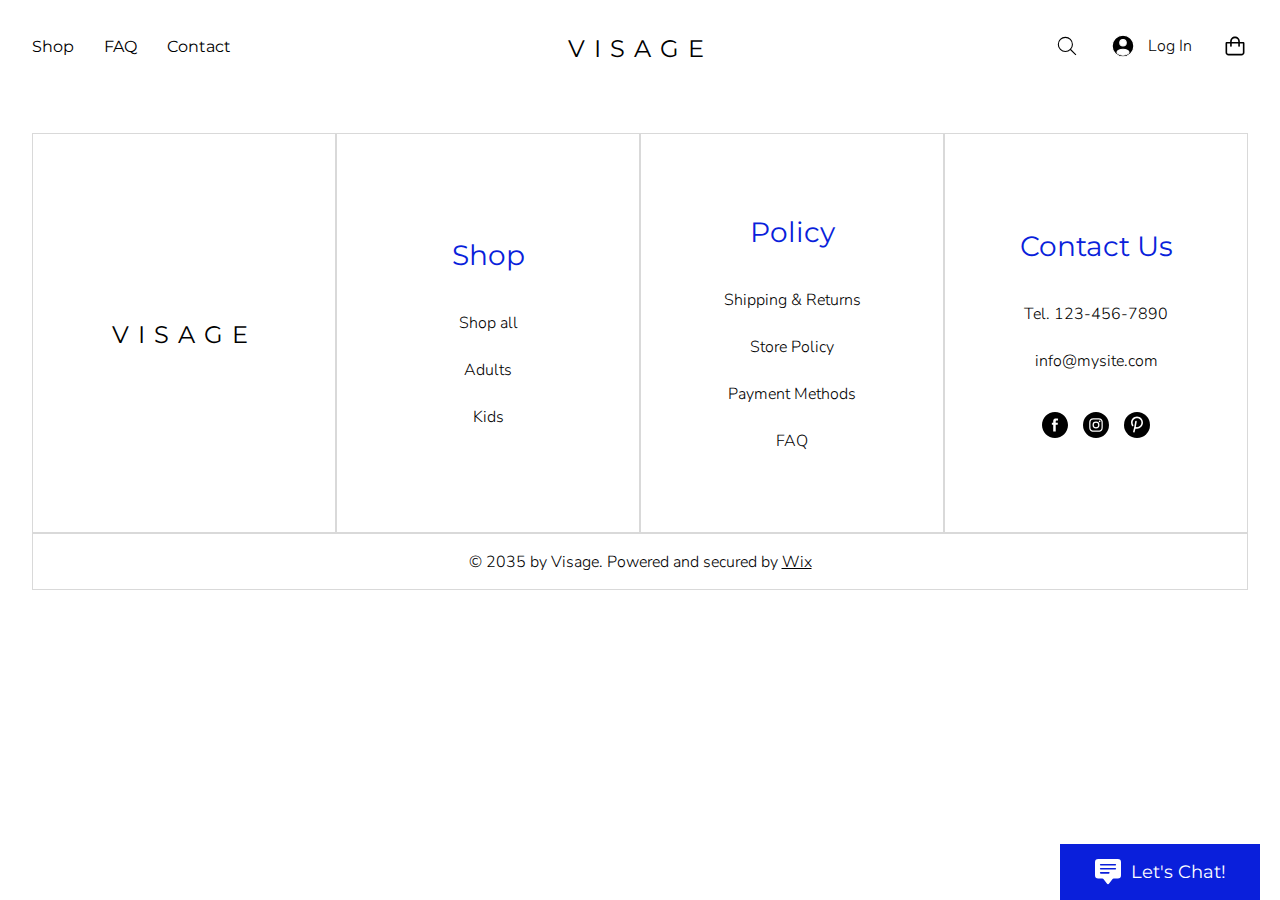
<file: pages/index.html>
<!DOCTYPE html>
<html lang="en">
<head>
    <meta charset="UTF-8">
    <meta name="viewport" content="width=device-width, initial-scale=1.0">
    <title>VISAGE</title>
    <link rel="stylesheet" href="../styles/css/style.css">
</head>
<body>
    <header>
            <nav>
                <a href="shop.html">Shop</a>
                <a href="FAQ.html">FAQ</a>
                <a href="contact.html">Contact</a>
            </nav>
            <h1 class="visage">
                <a href="index.html">VISAGE</a>
            </h1>
            <div class="right">
                <svg viewBox="0 0 24 24" fill="none" xmlns="http://www.w3.org/2000/svg"><g id="SVGRepo_bgCarrier" stroke-width="0"></g><g id="SVGRepo_tracerCarrier" stroke-linecap="round" stroke-linejoin="round"></g><g id="SVGRepo_iconCarrier"> <g clip-path="url(#clip0_15_152)"> <rect width="24" height="24" fill="white"></rect> <circle cx="10.5" cy="10.5" r="6.5" stroke="#000000" stroke-linejoin="round"></circle> <path d="M19.6464 20.3536C19.8417 20.5488 20.1583 20.5488 20.3536 20.3536C20.5488 20.1583 20.5488 19.8417 20.3536 19.6464L19.6464 20.3536ZM20.3536 19.6464L15.3536 14.6464L14.6464 15.3536L19.6464 20.3536L20.3536 19.6464Z" fill="#000000"></path> </g> <defs> <clipPath id="clip0_15_152"> <rect width="24" height="24" fill="white"></rect> </clipPath> </defs> </g></svg>
                <div class="login">
                    <svg viewBox="0 0 24 24" fill="none" xmlns="http://www.w3.org/2000/svg" stroke="#ffffff"><g id="SVGRepo_bgCarrier" stroke-width="0"></g><g id="SVGRepo_tracerCarrier" stroke-linecap="round" stroke-linejoin="round"></g><g id="SVGRepo_iconCarrier"> <path fill-rule="evenodd" clip-rule="evenodd" d="M22 12C22 17.5228 17.5228 22 12 22C6.47715 22 2 17.5228 2 12C2 6.47715 6.47715 2 12 2C17.5228 2 22 6.47715 22 12ZM15 9C15 10.6569 13.6569 12 12 12C10.3431 12 9 10.6569 9 9C9 7.34315 10.3431 6 12 6C13.6569 6 15 7.34315 15 9ZM12 20.5C13.784 20.5 15.4397 19.9504 16.8069 19.0112C17.4108 18.5964 17.6688 17.8062 17.3178 17.1632C16.59 15.8303 15.0902 15 11.9999 15C8.90969 15 7.40997 15.8302 6.68214 17.1632C6.33105 17.8062 6.5891 18.5963 7.19296 19.0111C8.56018 19.9503 10.2159 20.5 12 20.5Z" fill="#000"></path> </g></svg>
                    <p>Log In</p>
                </div>
                <svg viewBox="0 0 24 24" fill="none" xmlns="http://www.w3.org/2000/svg"><g id="SVGRepo_bgCarrier" stroke-width="0"></g><g id="SVGRepo_tracerCarrier" stroke-linecap="round" stroke-linejoin="round"></g><g id="SVGRepo_iconCarrier"> <path d="M19.5 8.25H16.5V7.75C16.5 6.55653 16.0259 5.41193 15.182 4.56802C14.3381 3.72411 13.1935 3.25 12 3.25C10.8065 3.25 9.66193 3.72411 8.81802 4.56802C7.97411 5.41193 7.5 6.55653 7.5 7.75V8.25H4.5C4.16848 8.25 3.85054 8.3817 3.61612 8.61612C3.3817 8.85054 3.25 9.16848 3.25 9.5V18C3.25 18.7293 3.53973 19.4288 4.05546 19.9445C4.57118 20.4603 5.27065 20.75 6 20.75H18C18.7293 20.75 19.4288 20.4603 19.9445 19.9445C20.4603 19.4288 20.75 18.7293 20.75 18V9.5C20.75 9.16848 20.6183 8.85054 20.3839 8.61612C20.1495 8.3817 19.8315 8.25 19.5 8.25ZM9 7.75C9 6.95435 9.31607 6.19129 9.87868 5.62868C10.4413 5.06607 11.2044 4.75 12 4.75C12.7956 4.75 13.5587 5.06607 14.1213 5.62868C14.6839 6.19129 15 6.95435 15 7.75V8.25H9V7.75ZM19.25 18C19.25 18.3315 19.1183 18.6495 18.8839 18.8839C18.6495 19.1183 18.3315 19.25 18 19.25H6C5.66848 19.25 5.35054 19.1183 5.11612 18.8839C4.8817 18.6495 4.75 18.3315 4.75 18V9.75H7.5V12C7.5 12.1989 7.57902 12.3897 7.71967 12.5303C7.86032 12.671 8.05109 12.75 8.25 12.75C8.44891 12.75 8.63968 12.671 8.78033 12.5303C8.92098 12.3897 9 12.1989 9 12V9.75H15V12C15 12.1989 15.079 12.3897 15.2197 12.5303C15.3603 12.671 15.5511 12.75 15.75 12.75C15.9489 12.75 16.1397 12.671 16.2803 12.5303C16.421 12.3897 16.5 12.1989 16.5 12V9.75H19.25V18Z" fill="#000000"></path> </g></svg>
            </div>
            <div class="burger">
                <svg viewBox="0 0 24.00 24.00" fill="none" xmlns="http://www.w3.org/2000/svg"><g id="SVGRepo_bgCarrier" stroke-width="0"></g><g id="SVGRepo_tracerCarrier" stroke-linecap="round" stroke-linejoin="round" stroke="#CCCCCC" stroke-width="0.096"></g><g id="SVGRepo_iconCarrier"> <path d="M5 12H20" stroke="#000000" stroke-width="1.104" stroke-linecap="round"></path> <path d="M5 17H20" stroke="#000000" stroke-width="1.104" stroke-linecap="round"></path> <path d="M5 7H20" stroke="#000000" stroke-width="1.104" stroke-linecap="round"></path> </g></svg>
            </div>
    </header>
    <main></main>
    <footer>
        <div class="footer">
            <div class="upper">
                <div class="box visage">
                    <h1>
                        <a href="index.html">VISAGE</a>
                    </h1>
                </div>
                <div class="box">
                    <h1>Shop</h1>
                    <div class="links">
                        <a href="shop.html">Shop all</a>
                        <p>Adults</p>
                        <p>Kids</p> 
                    </div>
                </div>
                <div class="box">
                    <h1>Policy</h1>
                    <div class="links">
                        <p>Shipping & Returns</p>
                        <p>Store Policy</p>
                        <p>Payment Methods</p>
                        <a href="FAQ.html">FAQ</a>
                    </div>
                </div>
                <div class="box">
                    <h1>Contact Us</h1>
                    <div class="links">
                        <p><span>Tel. 123-456-7890</span></p>
                        <p>info@mysite.com</p>
                    </div>
                    <div class="socals">
                        <svg fill="#000000" height="200px" width="200px" version="1.1" id="Layer_1" xmlns="http://www.w3.org/2000/svg" xmlns:xlink="http://www.w3.org/1999/xlink" viewBox="-143 145 512 512" xml:space="preserve"><g id="SVGRepo_bgCarrier" stroke-width="0"></g><g id="SVGRepo_tracerCarrier" stroke-linecap="round" stroke-linejoin="round"></g><g id="SVGRepo_iconCarrier"> <path d="M113,145c-141.4,0-256,114.6-256,256s114.6,256,256,256s256-114.6,256-256S254.4,145,113,145z M169.5,357.6l-2.9,38.3h-39.3 v133H77.7v-133H51.2v-38.3h26.5v-25.7c0-11.3,0.3-28.8,8.5-39.7c8.7-11.5,20.6-19.3,41.1-19.3c33.4,0,47.4,4.8,47.4,4.8l-6.6,39.2 c0,0-11-3.2-21.3-3.2c-10.3,0-19.5,3.7-19.5,14v29.9H169.5z"></path> </g></svg>
                        <svg fill="#000000" viewBox="0 0 19.2 19.2" data-name="Instagram w/circle" xmlns="http://www.w3.org/2000/svg"><g id="SVGRepo_bgCarrier" stroke-width="0"></g><g id="SVGRepo_tracerCarrier" stroke-linecap="round" stroke-linejoin="round"></g><g id="SVGRepo_iconCarrier"><path d="M13.498 6.651a1.656 1.656 0 0 0-.95-.949 2.766 2.766 0 0 0-.928-.172c-.527-.024-.685-.03-2.02-.03s-1.493.006-2.02.03a2.766 2.766 0 0 0-.929.172 1.656 1.656 0 0 0-.949.95 2.766 2.766 0 0 0-.172.928c-.024.527-.03.685-.03 2.02s.006 1.493.03 2.02a2.766 2.766 0 0 0 .172.929 1.656 1.656 0 0 0 .95.949 2.766 2.766 0 0 0 .928.172c.527.024.685.029 2.02.029s1.493-.005 2.02-.03a2.766 2.766 0 0 0 .929-.171 1.656 1.656 0 0 0 .949-.95 2.766 2.766 0 0 0 .172-.928c.024-.527.029-.685.029-2.02s-.005-1.493-.03-2.02a2.766 2.766 0 0 0-.171-.929zM9.6 12.168A2.568 2.568 0 1 1 12.168 9.6 2.568 2.568 0 0 1 9.6 12.168zm2.669-4.637a.6.6 0 1 1 .6-.6.6.6 0 0 1-.6.6zM11.267 9.6A1.667 1.667 0 1 1 9.6 7.933 1.667 1.667 0 0 1 11.267 9.6zM9.6 0a9.6 9.6 0 1 0 9.6 9.6A9.6 9.6 0 0 0 9.6 0zm4.97 11.661a3.67 3.67 0 0 1-.233 1.214 2.556 2.556 0 0 1-1.462 1.462 3.67 3.67 0 0 1-1.213.233c-.534.024-.704.03-2.062.03s-1.528-.006-2.062-.03a3.67 3.67 0 0 1-1.213-.233 2.556 2.556 0 0 1-1.462-1.462 3.67 3.67 0 0 1-.233-1.213c-.024-.534-.03-.704-.03-2.062s.006-1.528.03-2.062a3.67 3.67 0 0 1 .232-1.213 2.556 2.556 0 0 1 1.463-1.463 3.67 3.67 0 0 1 1.213-.232c.534-.024.704-.03 2.062-.03s1.528.006 2.062.03a3.67 3.67 0 0 1 1.213.232 2.556 2.556 0 0 1 1.462 1.463 3.67 3.67 0 0 1 .233 1.213c.024.534.03.704.03 2.062s-.006 1.528-.03 2.062z"></path></g></svg>
                        <svg viewBox="0 0 25.00 25.00" fill="none" xmlns="http://www.w3.org/2000/svg" stroke="#fff" stroke-width="0.00025"><g id="SVGRepo_bgCarrier" stroke-width="0"><rect x="0" y="0" width="25.00" height="25.00" rx="12.5" fill="#000" strokewidth="0"></rect></g><g id="SVGRepo_tracerCarrier" stroke-linecap="round" stroke-linejoin="round"></g><g id="SVGRepo_iconCarrier"> <path d="M10.8097 14.2306C10.4323 14.06 9.98797 14.2276 9.81733 14.605C9.64668 14.9824 9.81431 15.4267 10.1917 15.5974L10.8097 14.2306ZM12.5007 15.344L12.5015 16.0941L12.5136 16.0939L12.5007 15.344ZM17.5007 10.172L16.7508 10.1595C16.7507 10.1678 16.7507 10.1762 16.7508 10.1845L17.5007 10.172ZM12.5007 5L12.5136 4.25011C12.505 4.24996 12.4964 4.24996 12.4879 4.25011L12.5007 5ZM7.50072 10.172L8.25072 10.1741C8.25073 10.1692 8.2507 10.1644 8.25062 10.1595L7.50072 10.172ZM7.68386 13.4079C7.90528 13.758 8.36855 13.8623 8.71862 13.6409C9.06869 13.4194 9.17299 12.9562 8.95158 12.6061L7.68386 13.4079ZM11.2292 15.0923C11.3277 14.69 11.0814 14.284 10.679 14.1855C10.2767 14.087 9.87069 14.3334 9.77222 14.7357L11.2292 15.0923ZM8.77222 18.8217C8.67375 19.224 8.92009 19.63 9.32243 19.7285C9.72477 19.827 10.1308 19.5806 10.2292 19.1783L8.77222 18.8217ZM9.76171 14.7861C9.69105 15.1942 9.96463 15.5823 10.3728 15.653C10.7809 15.7237 11.1691 15.4501 11.2397 15.0419L9.76171 14.7861ZM12.2397 9.26594C12.3104 8.8578 12.0368 8.46966 11.6287 8.39899C11.2205 8.32833 10.8324 8.60191 10.7617 9.01006L12.2397 9.26594ZM10.1917 15.5974C10.9175 15.9255 11.705 16.0949 12.5015 16.094L12.4999 14.594C11.9171 14.5946 11.3408 14.4707 10.8097 14.2306L10.1917 15.5974ZM12.5136 16.0939C15.7362 16.0386 18.3043 13.3822 18.2506 10.1595L16.7508 10.1845C16.7907 12.5791 14.8825 14.553 12.4879 14.5941L12.5136 16.0939ZM18.2506 10.1845C18.3043 6.96184 15.7362 4.30541 12.5136 4.25011L12.4879 5.74989C14.8825 5.79098 16.7907 7.76488 16.7508 10.1595L18.2506 10.1845ZM12.4879 4.25011C9.26523 4.30541 6.69714 6.96184 6.75082 10.1845L8.25062 10.1595C8.21072 7.76488 10.119 5.79098 12.5136 5.74989L12.4879 4.25011ZM6.75072 10.1699C6.74751 11.316 7.07122 12.4393 7.68386 13.4079L8.95158 12.6061C8.49143 11.8786 8.24831 11.0349 8.25072 10.1741L6.75072 10.1699ZM9.77222 14.7357L8.77222 18.8217L10.2292 19.1783L11.2292 15.0923L9.77222 14.7357ZM11.2397 15.0419L12.2397 9.26594L10.7617 9.01006L9.76171 14.7861L11.2397 15.0419Z" fill="#fff"></path> </g></svg>
                    </div>
                </div>
            </div>
            <div class="bottom">
                <p>© 2035 by Visage. Powered and secured by <span>Wix</span></p>
            </div>
        </div>
    </footer>

    <div class="fixed">
        <svg viewBox="0 0 16 16" xmlns="http://www.w3.org/2000/svg" fill="#ffffff" class="bi bi-chat-square-text-fill" stroke="#ffffff" stroke-width="0.00016"><g id="SVGRepo_bgCarrier" stroke-width="0"></g><g id="SVGRepo_tracerCarrier" stroke-linecap="round" stroke-linejoin="round"></g><g id="SVGRepo_iconCarrier"> <path d="M0 2a2 2 0 0 1 2-2h12a2 2 0 0 1 2 2v8a2 2 0 0 1-2 2h-2.5a1 1 0 0 0-.8.4l-1.9 2.533a1 1 0 0 1-1.6 0L5.3 12.4a1 1 0 0 0-.8-.4H2a2 2 0 0 1-2-2V2zm3.5 1a.5.5 0 0 0 0 1h9a.5.5 0 0 0 0-1h-9zm0 2.5a.5.5 0 0 0 0 1h9a.5.5 0 0 0 0-1h-9zm0 2.5a.5.5 0 0 0 0 1h5a.5.5 0 0 0 0-1h-5z"></path> </g></svg>
        <p>Let's Chat!</p>
    </div>
</body>
</html>
</file>
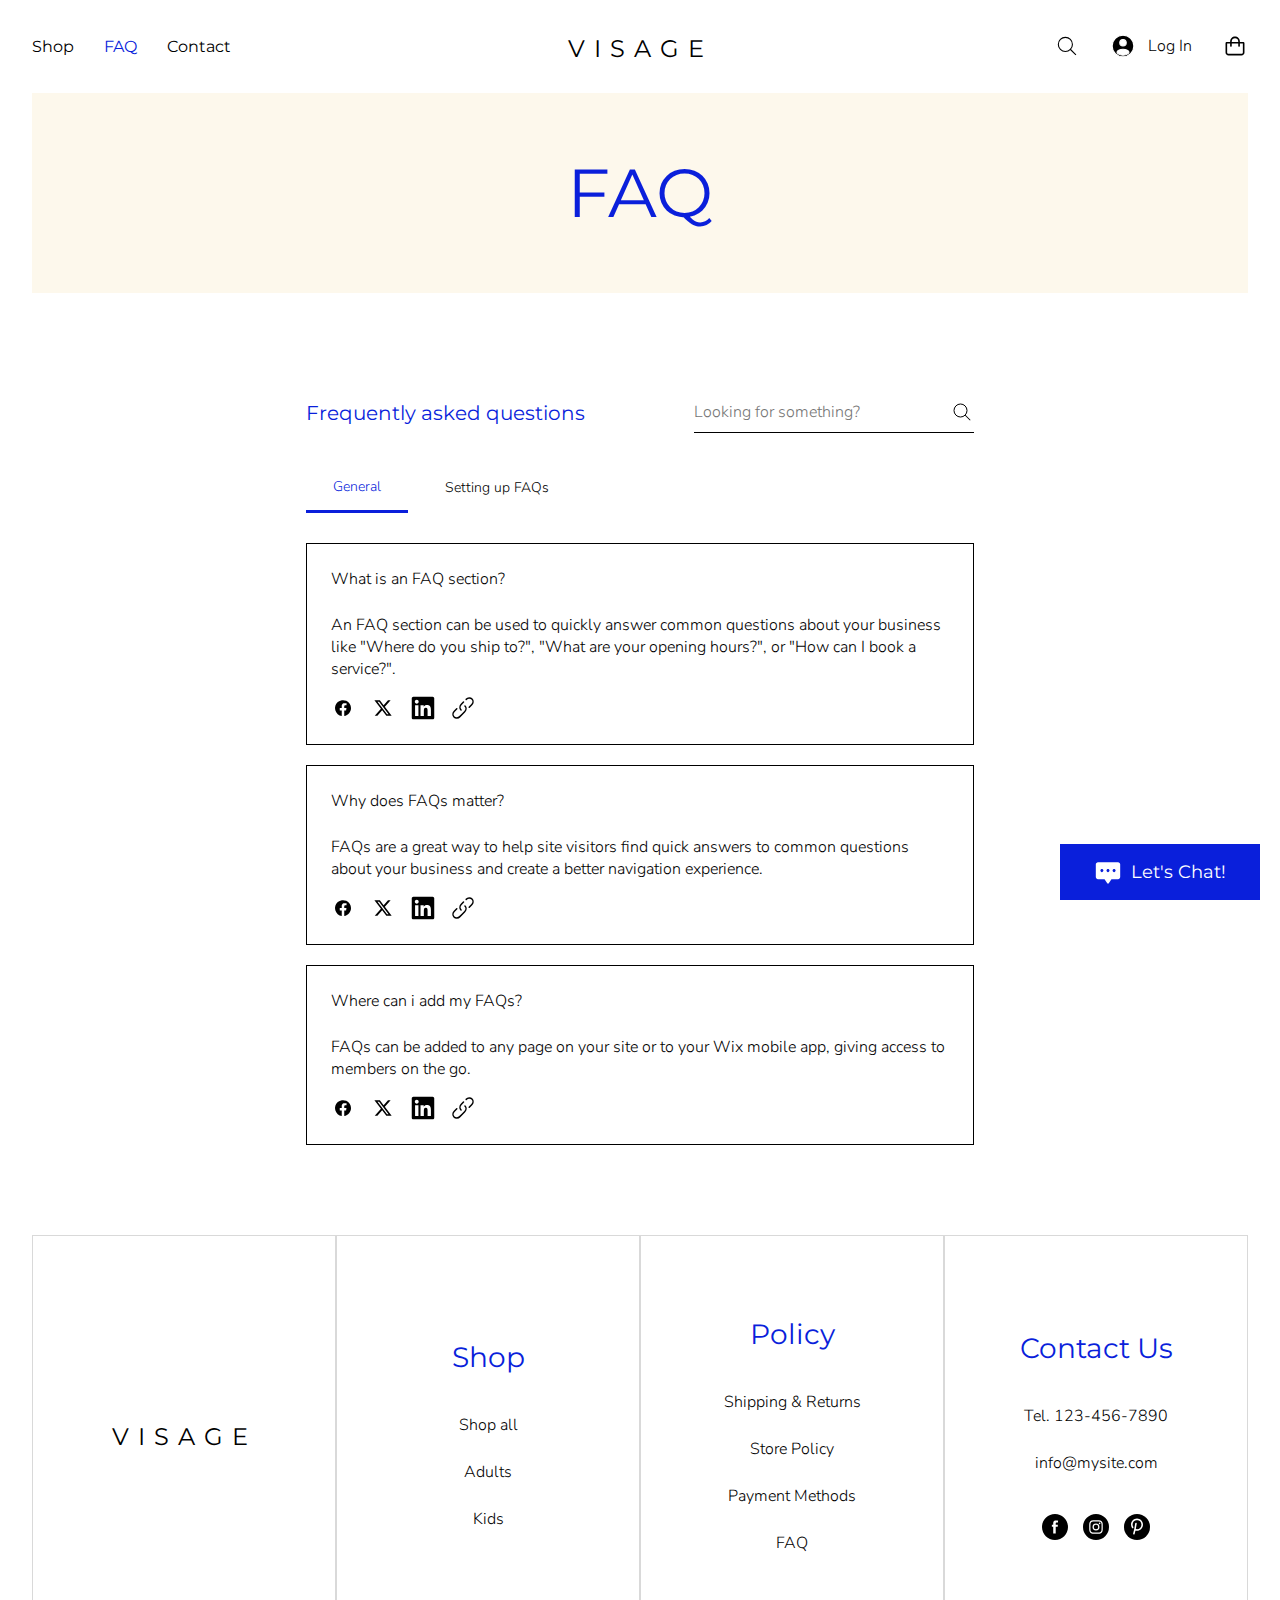
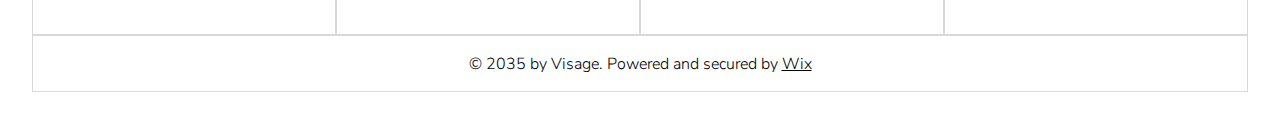
<file: pages/FAQ.html>
<!DOCTYPE html>
<html lang="en">
<head>
    <meta charset="UTF-8">
    <meta name="viewport" content="width=device-width, initial-scale=1.0">
    <title>VISAGE</title>
    <link rel="stylesheet" href="../styles/css/style.css">
    <link href="https://cdn.jsdelivr.net/npm/bootstrap@5.3.8/dist/css/bootstrap.min.css" rel="stylesheet" integrity="sha384-sRIl4kxILFvY47J16cr9ZwB07vP4J8+LH7qKQnuqkuIAvNWLzeN8tE5YBujZqJLB" crossorigin="anonymous">
</head>
<body>
    <header>
            <nav>
                <a href="shop.html">Shop</a>
                <a class="_active" href="FAQ.html">FAQ</a>
                <a href="contact.html">Contact</a>
                <a class="invis" href="../index.html">VISAGE</a>
            </nav>
            <h1 class="visage">
                <a href="../index.html">VISAGE</a>
            </h1>
            <div class="right">
                <svg class="hoveringBlue" viewBox="0 0 24 24" fill="none" xmlns="http://www.w3.org/2000/svg"><g id="SVGRepo_bgCarrier" stroke-width="0"></g><g id="SVGRepo_tracerCarrier" stroke-linecap="round" stroke-linejoin="round"></g><g id="SVGRepo_iconCarrier"> <g clip-path="url(#clip0_15_152)"> <rect width="24" height="24" fill="white"></rect> <circle cx="10.5" cy="10.5" r="6.5" stroke="#000000" stroke-linejoin="round"></circle> <path d="M19.6464 20.3536C19.8417 20.5488 20.1583 20.5488 20.3536 20.3536C20.5488 20.1583 20.5488 19.8417 20.3536 19.6464L19.6464 20.3536ZM20.3536 19.6464L15.3536 14.6464L14.6464 15.3536L19.6464 20.3536L20.3536 19.6464Z" fill="#000000"></path> </g> <defs> <clipPath id="clip0_15_152"> <rect width="24" height="24" fill="white"></rect> </clipPath> </defs> </g></svg>
                <div class="login">
                    <svg viewBox="0 0 24 24" fill="none" xmlns="http://www.w3.org/2000/svg" stroke="#ffffff"><g id="SVGRepo_bgCarrier" stroke-width="0"></g><g id="SVGRepo_tracerCarrier" stroke-linecap="round" stroke-linejoin="round"></g><g id="SVGRepo_iconCarrier"> <path fill-rule="evenodd" clip-rule="evenodd" d="M22 12C22 17.5228 17.5228 22 12 22C6.47715 22 2 17.5228 2 12C2 6.47715 6.47715 2 12 2C17.5228 2 22 6.47715 22 12ZM15 9C15 10.6569 13.6569 12 12 12C10.3431 12 9 10.6569 9 9C9 7.34315 10.3431 6 12 6C13.6569 6 15 7.34315 15 9ZM12 20.5C13.784 20.5 15.4397 19.9504 16.8069 19.0112C17.4108 18.5964 17.6688 17.8062 17.3178 17.1632C16.59 15.8303 15.0902 15 11.9999 15C8.90969 15 7.40997 15.8302 6.68214 17.1632C6.33105 17.8062 6.5891 18.5963 7.19296 19.0111C8.56018 19.9503 10.2159 20.5 12 20.5Z" fill="#000"></path> </g></svg>
                    <p>Log In</p>
                </div>
                <svg viewBox="0 0 24 24" fill="none" xmlns="http://www.w3.org/2000/svg"><g id="SVGRepo_bgCarrier" stroke-width="0"></g><g id="SVGRepo_tracerCarrier" stroke-linecap="round" stroke-linejoin="round"></g><g id="SVGRepo_iconCarrier"> <path d="M19.5 8.25H16.5V7.75C16.5 6.55653 16.0259 5.41193 15.182 4.56802C14.3381 3.72411 13.1935 3.25 12 3.25C10.8065 3.25 9.66193 3.72411 8.81802 4.56802C7.97411 5.41193 7.5 6.55653 7.5 7.75V8.25H4.5C4.16848 8.25 3.85054 8.3817 3.61612 8.61612C3.3817 8.85054 3.25 9.16848 3.25 9.5V18C3.25 18.7293 3.53973 19.4288 4.05546 19.9445C4.57118 20.4603 5.27065 20.75 6 20.75H18C18.7293 20.75 19.4288 20.4603 19.9445 19.9445C20.4603 19.4288 20.75 18.7293 20.75 18V9.5C20.75 9.16848 20.6183 8.85054 20.3839 8.61612C20.1495 8.3817 19.8315 8.25 19.5 8.25ZM9 7.75C9 6.95435 9.31607 6.19129 9.87868 5.62868C10.4413 5.06607 11.2044 4.75 12 4.75C12.7956 4.75 13.5587 5.06607 14.1213 5.62868C14.6839 6.19129 15 6.95435 15 7.75V8.25H9V7.75ZM19.25 18C19.25 18.3315 19.1183 18.6495 18.8839 18.8839C18.6495 19.1183 18.3315 19.25 18 19.25H6C5.66848 19.25 5.35054 19.1183 5.11612 18.8839C4.8817 18.6495 4.75 18.3315 4.75 18V9.75H7.5V12C7.5 12.1989 7.57902 12.3897 7.71967 12.5303C7.86032 12.671 8.05109 12.75 8.25 12.75C8.44891 12.75 8.63968 12.671 8.78033 12.5303C8.92098 12.3897 9 12.1989 9 12V9.75H15V12C15 12.1989 15.079 12.3897 15.2197 12.5303C15.3603 12.671 15.5511 12.75 15.75 12.75C15.9489 12.75 16.1397 12.671 16.2803 12.5303C16.421 12.3897 16.5 12.1989 16.5 12V9.75H19.25V18Z" fill="#000000"></path> </g></svg>
            </div>
            <div class="burger">
                <svg viewBox="0 0 24.00 24.00" fill="none" xmlns="http://www.w3.org/2000/svg"><g id="SVGRepo_bgCarrier" stroke-width="0"></g><g id="SVGRepo_tracerCarrier" stroke-linecap="round" stroke-linejoin="round" stroke="#CCCCCC" stroke-width="0.096"></g><g id="SVGRepo_iconCarrier"> <path d="M5 12H20" stroke="#000000" stroke-width="1.104" stroke-linecap="round"></path> <path d="M5 17H20" stroke="#000000" stroke-width="1.104" stroke-linecap="round"></path> <path d="M5 7H20" stroke="#000000" stroke-width="1.104" stroke-linecap="round"></path> </g></svg>
            </div>
    </header>
    <main id="FAQ">
        <h1>FAQ</h1>
        <section>
            <div class="horizontalup">
                <h3>Frequently asked questions</h3>
                <div>
                    <input type="text" name="search" id="search" placeholder="Looking for something?">
                    <div class="center">
                        <svg viewBox="0 0 24 24" fill="none" xmlns="http://www.w3.org/2000/svg"><g id="SVGRepo_bgCarrier" stroke-width="0"></g><g id="SVGRepo_tracerCarrier" stroke-linecap="round" stroke-linejoin="round"></g><g id="SVGRepo_iconCarrier"> <g clip-path="url(#clip0_15_152)"> <rect width="24" height="24" fill="white"></rect> <circle cx="10.5" cy="10.5" r="6.5" stroke="#000000" stroke-linejoin="round"></circle> <path d="M19.6464 20.3536C19.8417 20.5488 20.1583 20.5488 20.3536 20.3536C20.5488 20.1583 20.5488 19.8417 20.3536 19.6464L19.6464 20.3536ZM20.3536 19.6464L15.3536 14.6464L14.6464 15.3536L19.6464 20.3536L20.3536 19.6464Z" fill="#000000"></path> </g> <defs> <clipPath id="clip0_15_152"> <rect width="24" height="24" fill="white"></rect> </clipPath> </defs> </g></svg>
                    </div>
                </div>
            </div>
            <div class="horizontaldown">
                <p class="_active">General</p>
                <p>Setting up FAQs</p>
            </div>
            <div class="accordion accordion-flush" id="accordionFlushExample">
                <div class="accordion-item">
                    <h2 class="accordion-header">
                    <button class="accordion-button collapsed" type="button" data-bs-toggle="collapse" data-bs-target="#flush-collapseOne" aria-expanded="false" aria-controls="flush-collapseOne">
                        What is an FAQ section?
                    </button>
                    </h2>
                    <div id="flush-collapseOne" class="accordion-collapse collapse" data-bs-parent="#accordionFlushExample">
                        <div class="accordion-body">
                            <p>An FAQ section can be used to quickly answer common questions about your business like "Where do you ship to?", "What are your opening hours?", or "How can I book a service?".</p>
                            <div class="links">
                                <svg viewBox="0 0 24 24" fill="none" xmlns="http://www.w3.org/2000/svg"><g id="SVGRepo_bgCarrier" stroke-width="0"></g><g id="SVGRepo_tracerCarrier" stroke-linecap="round" stroke-linejoin="round"></g><g id="SVGRepo_iconCarrier"> <path d="M20 12.05C19.9813 10.5255 19.5273 9.03809 18.6915 7.76295C17.8557 6.48781 16.673 5.47804 15.2826 4.85257C13.8921 4.2271 12.3519 4.01198 10.8433 4.23253C9.33473 4.45309 7.92057 5.10013 6.7674 6.09748C5.61422 7.09482 4.77005 8.40092 4.3343 9.86195C3.89856 11.323 3.88938 12.8781 4.30786 14.3442C4.72634 15.8103 5.55504 17.1262 6.69637 18.1371C7.83769 19.148 9.24412 19.8117 10.75 20.05V14.38H8.75001V12.05H10.75V10.28C10.7037 9.86846 10.7483 9.45175 10.8807 9.05931C11.0131 8.66687 11.23 8.30827 11.5161 8.00882C11.8022 7.70936 12.1505 7.47635 12.5365 7.32624C12.9225 7.17612 13.3368 7.11255 13.75 7.14003C14.3498 7.14824 14.9482 7.20173 15.54 7.30003V9.30003H14.54C14.3676 9.27828 14.1924 9.29556 14.0276 9.35059C13.8627 9.40562 13.7123 9.49699 13.5875 9.61795C13.4627 9.73891 13.3667 9.88637 13.3066 10.0494C13.2464 10.2125 13.2237 10.387 13.24 10.56V12.07H15.46L15.1 14.4H13.25V20C15.1399 19.7011 16.8601 18.7347 18.0985 17.2761C19.3369 15.8175 20.0115 13.9634 20 12.05Z" fill="#000000"></path> </g></svg>
                                <svg xmlns="http://www.w3.org/2000/svg" viewBox="0 0 640 640"> <path d="M453.2 112L523.8 112L369.6 288.2L551 528L409 528L297.7 382.6L170.5 528L99.8 528L264.7 339.5L90.8 112L236.4 112L336.9 244.9L453.2 112zM428.4 485.8L467.5 485.8L215.1 152L173.1 152L428.4 485.8z"/></svg>
                                <svg fill="#000000" viewBox="0 0 32 32" version="1.1" xmlns="http://www.w3.org/2000/svg"><g id="SVGRepo_bgCarrier" stroke-width="0"></g><g id="SVGRepo_tracerCarrier" stroke-linecap="round" stroke-linejoin="round"></g><g id="SVGRepo_iconCarrier"> <title>linkedin</title> <path d="M28.778 1.004h-25.56c-0.008-0-0.017-0-0.027-0-1.199 0-2.172 0.964-2.186 2.159v25.672c0.014 1.196 0.987 2.161 2.186 2.161 0.010 0 0.019-0 0.029-0h25.555c0.008 0 0.018 0 0.028 0 1.2 0 2.175-0.963 2.194-2.159l0-0.002v-25.67c-0.019-1.197-0.994-2.161-2.195-2.161-0.010 0-0.019 0-0.029 0h0.001zM9.9 26.562h-4.454v-14.311h4.454zM7.674 10.293c-1.425 0-2.579-1.155-2.579-2.579s1.155-2.579 2.579-2.579c1.424 0 2.579 1.154 2.579 2.578v0c0 0.001 0 0.002 0 0.004 0 1.423-1.154 2.577-2.577 2.577-0.001 0-0.002 0-0.003 0h0zM26.556 26.562h-4.441v-6.959c0-1.66-0.034-3.795-2.314-3.795-2.316 0-2.669 1.806-2.669 3.673v7.082h-4.441v-14.311h4.266v1.951h0.058c0.828-1.395 2.326-2.315 4.039-2.315 0.061 0 0.121 0.001 0.181 0.003l-0.009-0c4.5 0 5.332 2.962 5.332 6.817v7.855z"></path> </g></svg>
                                <svg viewBox="0 0 24 24" fill="none" xmlns="http://www.w3.org/2000/svg"><g id="SVGRepo_bgCarrier" stroke-width="0"></g><g id="SVGRepo_tracerCarrier" stroke-linecap="round" stroke-linejoin="round"></g><g id="SVGRepo_iconCarrier"> <path d="M15.197 3.35462C16.8703 1.67483 19.4476 1.53865 20.9536 3.05046C22.4596 4.56228 22.3239 7.14956 20.6506 8.82935L18.2268 11.2626M10.0464 14C8.54044 12.4882 8.67609 9.90087 10.3494 8.22108L12.5 6.06212" stroke="#000" stroke-width="1.5" stroke-linecap="round"></path> <path d="M13.9536 10C15.4596 11.5118 15.3239 14.0991 13.6506 15.7789L11.2268 18.2121L8.80299 20.6454C7.12969 22.3252 4.55237 22.4613 3.0464 20.9495C1.54043 19.4377 1.67609 16.8504 3.34939 15.1706L5.77323 12.7373" stroke="#000" stroke-width="1.5" stroke-linecap="round"></path> </g></svg>
                            </div>
                        </div>
                    </div>
                </div>
                <div class="accordion-item">
                    <h2 class="accordion-header">
                    <button class="accordion-button collapsed" type="button" data-bs-toggle="collapse" data-bs-target="#flush-collapseTwo" aria-expanded="false" aria-controls="flush-collapseTwo">
                        Why does FAQs matter?
                    </button>
                    </h2>
                    <div id="flush-collapseTwo" class="accordion-collapse collapse" data-bs-parent="#accordionFlushExample">
                        <div class="accordion-body">
                            <p>FAQs are a great way to help site visitors find quick answers to common questions about your business and create a better navigation experience.</p>
                            <div class="links">
                                <svg viewBox="0 0 24 24" fill="none" xmlns="http://www.w3.org/2000/svg"><g id="SVGRepo_bgCarrier" stroke-width="0"></g><g id="SVGRepo_tracerCarrier" stroke-linecap="round" stroke-linejoin="round"></g><g id="SVGRepo_iconCarrier"> <path d="M20 12.05C19.9813 10.5255 19.5273 9.03809 18.6915 7.76295C17.8557 6.48781 16.673 5.47804 15.2826 4.85257C13.8921 4.2271 12.3519 4.01198 10.8433 4.23253C9.33473 4.45309 7.92057 5.10013 6.7674 6.09748C5.61422 7.09482 4.77005 8.40092 4.3343 9.86195C3.89856 11.323 3.88938 12.8781 4.30786 14.3442C4.72634 15.8103 5.55504 17.1262 6.69637 18.1371C7.83769 19.148 9.24412 19.8117 10.75 20.05V14.38H8.75001V12.05H10.75V10.28C10.7037 9.86846 10.7483 9.45175 10.8807 9.05931C11.0131 8.66687 11.23 8.30827 11.5161 8.00882C11.8022 7.70936 12.1505 7.47635 12.5365 7.32624C12.9225 7.17612 13.3368 7.11255 13.75 7.14003C14.3498 7.14824 14.9482 7.20173 15.54 7.30003V9.30003H14.54C14.3676 9.27828 14.1924 9.29556 14.0276 9.35059C13.8627 9.40562 13.7123 9.49699 13.5875 9.61795C13.4627 9.73891 13.3667 9.88637 13.3066 10.0494C13.2464 10.2125 13.2237 10.387 13.24 10.56V12.07H15.46L15.1 14.4H13.25V20C15.1399 19.7011 16.8601 18.7347 18.0985 17.2761C19.3369 15.8175 20.0115 13.9634 20 12.05Z" fill="#000000"></path> </g></svg>
                                <svg xmlns="http://www.w3.org/2000/svg" viewBox="0 0 640 640"> <path d="M453.2 112L523.8 112L369.6 288.2L551 528L409 528L297.7 382.6L170.5 528L99.8 528L264.7 339.5L90.8 112L236.4 112L336.9 244.9L453.2 112zM428.4 485.8L467.5 485.8L215.1 152L173.1 152L428.4 485.8z"/></svg>
                                <svg fill="#000000" viewBox="0 0 32 32" version="1.1" xmlns="http://www.w3.org/2000/svg"><g id="SVGRepo_bgCarrier" stroke-width="0"></g><g id="SVGRepo_tracerCarrier" stroke-linecap="round" stroke-linejoin="round"></g><g id="SVGRepo_iconCarrier"> <title>linkedin</title> <path d="M28.778 1.004h-25.56c-0.008-0-0.017-0-0.027-0-1.199 0-2.172 0.964-2.186 2.159v25.672c0.014 1.196 0.987 2.161 2.186 2.161 0.010 0 0.019-0 0.029-0h25.555c0.008 0 0.018 0 0.028 0 1.2 0 2.175-0.963 2.194-2.159l0-0.002v-25.67c-0.019-1.197-0.994-2.161-2.195-2.161-0.010 0-0.019 0-0.029 0h0.001zM9.9 26.562h-4.454v-14.311h4.454zM7.674 10.293c-1.425 0-2.579-1.155-2.579-2.579s1.155-2.579 2.579-2.579c1.424 0 2.579 1.154 2.579 2.578v0c0 0.001 0 0.002 0 0.004 0 1.423-1.154 2.577-2.577 2.577-0.001 0-0.002 0-0.003 0h0zM26.556 26.562h-4.441v-6.959c0-1.66-0.034-3.795-2.314-3.795-2.316 0-2.669 1.806-2.669 3.673v7.082h-4.441v-14.311h4.266v1.951h0.058c0.828-1.395 2.326-2.315 4.039-2.315 0.061 0 0.121 0.001 0.181 0.003l-0.009-0c4.5 0 5.332 2.962 5.332 6.817v7.855z"></path> </g></svg>
                                <svg viewBox="0 0 24 24" fill="none" xmlns="http://www.w3.org/2000/svg"><g id="SVGRepo_bgCarrier" stroke-width="0"></g><g id="SVGRepo_tracerCarrier" stroke-linecap="round" stroke-linejoin="round"></g><g id="SVGRepo_iconCarrier"> <path d="M15.197 3.35462C16.8703 1.67483 19.4476 1.53865 20.9536 3.05046C22.4596 4.56228 22.3239 7.14956 20.6506 8.82935L18.2268 11.2626M10.0464 14C8.54044 12.4882 8.67609 9.90087 10.3494 8.22108L12.5 6.06212" stroke="#000" stroke-width="1.5" stroke-linecap="round"></path> <path d="M13.9536 10C15.4596 11.5118 15.3239 14.0991 13.6506 15.7789L11.2268 18.2121L8.80299 20.6454C7.12969 22.3252 4.55237 22.4613 3.0464 20.9495C1.54043 19.4377 1.67609 16.8504 3.34939 15.1706L5.77323 12.7373" stroke="#000" stroke-width="1.5" stroke-linecap="round"></path> </g></svg>
                            </div>
                        </div>
                    </div>
                </div>
                <div class="accordion-item">
                    <h2 class="accordion-header">
                    <button class="accordion-button collapsed" type="button" data-bs-toggle="collapse" data-bs-target="#flush-collapseThree" aria-expanded="false" aria-controls="flush-collapseThree">
                        Where can i add my FAQs?
                    </button>
                    </h2>
                    <div id="flush-collapseThree" class="accordion-collapse collapse" data-bs-parent="#accordionFlushExample">
                        <div class="accordion-body">
                            <p>FAQs can be added to any page on your site or to your Wix mobile app, giving access to members on the go.</p>
                            <div class="links">
                                <svg viewBox="0 0 24 24" fill="none" xmlns="http://www.w3.org/2000/svg"><g id="SVGRepo_bgCarrier" stroke-width="0"></g><g id="SVGRepo_tracerCarrier" stroke-linecap="round" stroke-linejoin="round"></g><g id="SVGRepo_iconCarrier"> <path d="M20 12.05C19.9813 10.5255 19.5273 9.03809 18.6915 7.76295C17.8557 6.48781 16.673 5.47804 15.2826 4.85257C13.8921 4.2271 12.3519 4.01198 10.8433 4.23253C9.33473 4.45309 7.92057 5.10013 6.7674 6.09748C5.61422 7.09482 4.77005 8.40092 4.3343 9.86195C3.89856 11.323 3.88938 12.8781 4.30786 14.3442C4.72634 15.8103 5.55504 17.1262 6.69637 18.1371C7.83769 19.148 9.24412 19.8117 10.75 20.05V14.38H8.75001V12.05H10.75V10.28C10.7037 9.86846 10.7483 9.45175 10.8807 9.05931C11.0131 8.66687 11.23 8.30827 11.5161 8.00882C11.8022 7.70936 12.1505 7.47635 12.5365 7.32624C12.9225 7.17612 13.3368 7.11255 13.75 7.14003C14.3498 7.14824 14.9482 7.20173 15.54 7.30003V9.30003H14.54C14.3676 9.27828 14.1924 9.29556 14.0276 9.35059C13.8627 9.40562 13.7123 9.49699 13.5875 9.61795C13.4627 9.73891 13.3667 9.88637 13.3066 10.0494C13.2464 10.2125 13.2237 10.387 13.24 10.56V12.07H15.46L15.1 14.4H13.25V20C15.1399 19.7011 16.8601 18.7347 18.0985 17.2761C19.3369 15.8175 20.0115 13.9634 20 12.05Z" fill="#000000"></path> </g></svg>
                                <svg xmlns="http://www.w3.org/2000/svg" viewBox="0 0 640 640"> <path d="M453.2 112L523.8 112L369.6 288.2L551 528L409 528L297.7 382.6L170.5 528L99.8 528L264.7 339.5L90.8 112L236.4 112L336.9 244.9L453.2 112zM428.4 485.8L467.5 485.8L215.1 152L173.1 152L428.4 485.8z"/></svg>
                                <svg fill="#000000" viewBox="0 0 32 32" version="1.1" xmlns="http://www.w3.org/2000/svg"><g id="SVGRepo_bgCarrier" stroke-width="0"></g><g id="SVGRepo_tracerCarrier" stroke-linecap="round" stroke-linejoin="round"></g><g id="SVGRepo_iconCarrier"> <title>linkedin</title> <path d="M28.778 1.004h-25.56c-0.008-0-0.017-0-0.027-0-1.199 0-2.172 0.964-2.186 2.159v25.672c0.014 1.196 0.987 2.161 2.186 2.161 0.010 0 0.019-0 0.029-0h25.555c0.008 0 0.018 0 0.028 0 1.2 0 2.175-0.963 2.194-2.159l0-0.002v-25.67c-0.019-1.197-0.994-2.161-2.195-2.161-0.010 0-0.019 0-0.029 0h0.001zM9.9 26.562h-4.454v-14.311h4.454zM7.674 10.293c-1.425 0-2.579-1.155-2.579-2.579s1.155-2.579 2.579-2.579c1.424 0 2.579 1.154 2.579 2.578v0c0 0.001 0 0.002 0 0.004 0 1.423-1.154 2.577-2.577 2.577-0.001 0-0.002 0-0.003 0h0zM26.556 26.562h-4.441v-6.959c0-1.66-0.034-3.795-2.314-3.795-2.316 0-2.669 1.806-2.669 3.673v7.082h-4.441v-14.311h4.266v1.951h0.058c0.828-1.395 2.326-2.315 4.039-2.315 0.061 0 0.121 0.001 0.181 0.003l-0.009-0c4.5 0 5.332 2.962 5.332 6.817v7.855z"></path> </g></svg>
                                <svg viewBox="0 0 24 24" fill="none" xmlns="http://www.w3.org/2000/svg"><g id="SVGRepo_bgCarrier" stroke-width="0"></g><g id="SVGRepo_tracerCarrier" stroke-linecap="round" stroke-linejoin="round"></g><g id="SVGRepo_iconCarrier"> <path d="M15.197 3.35462C16.8703 1.67483 19.4476 1.53865 20.9536 3.05046C22.4596 4.56228 22.3239 7.14956 20.6506 8.82935L18.2268 11.2626M10.0464 14C8.54044 12.4882 8.67609 9.90087 10.3494 8.22108L12.5 6.06212" stroke="#000" stroke-width="1.5" stroke-linecap="round"></path> <path d="M13.9536 10C15.4596 11.5118 15.3239 14.0991 13.6506 15.7789L11.2268 18.2121L8.80299 20.6454C7.12969 22.3252 4.55237 22.4613 3.0464 20.9495C1.54043 19.4377 1.67609 16.8504 3.34939 15.1706L5.77323 12.7373" stroke="#000" stroke-width="1.5" stroke-linecap="round"></path> </g></svg>
                            </div>
                        </div>
                    </div>
                </div>
                </div>
        </section>
    </main>
    <footer>
        <div class="footer">
            <div class="upper">
                <div class="box visage">
                    <h1>
                        <a href="../index.html">VISAGE</a>
                    </h1>
                </div>
                <div class="box">
                    <h1>Shop</h1>
                    <div class="links">
                        <a href="shop.html">Shop all</a>
                        <p>Adults</p>
                        <p>Kids</p> 
                    </div>
                </div>
                <div class="box">
                    <h1>Policy</h1>
                    <div class="links">
                        <p>Shipping & Returns</p>
                        <p>Store Policy</p>
                        <p>Payment Methods</p>
                        <a href="FAQ.html">FAQ</a>
                    </div>
                </div>
                <div class="box">
                    <h1>Contact Us</h1>
                    <div class="links">
                        <p><span>Tel. 123-456-7890</span></p>
                        <p>info@mysite.com</p>
                    </div>
                    <div class="socals">
                        <svg fill="#000000" height="200px" width="200px" version="1.1" id="Layer_1" xmlns="http://www.w3.org/2000/svg" xmlns:xlink="http://www.w3.org/1999/xlink" viewBox="-143 145 512 512" xml:space="preserve"><g id="SVGRepo_bgCarrier" stroke-width="0"></g><g id="SVGRepo_tracerCarrier" stroke-linecap="round" stroke-linejoin="round"></g><g id="SVGRepo_iconCarrier"> <path d="M113,145c-141.4,0-256,114.6-256,256s114.6,256,256,256s256-114.6,256-256S254.4,145,113,145z M169.5,357.6l-2.9,38.3h-39.3 v133H77.7v-133H51.2v-38.3h26.5v-25.7c0-11.3,0.3-28.8,8.5-39.7c8.7-11.5,20.6-19.3,41.1-19.3c33.4,0,47.4,4.8,47.4,4.8l-6.6,39.2 c0,0-11-3.2-21.3-3.2c-10.3,0-19.5,3.7-19.5,14v29.9H169.5z"></path> </g></svg>
                        <svg fill="#000000" viewBox="0 0 19.2 19.2" data-name="Instagram w/circle" xmlns="http://www.w3.org/2000/svg"><g id="SVGRepo_bgCarrier" stroke-width="0"></g><g id="SVGRepo_tracerCarrier" stroke-linecap="round" stroke-linejoin="round"></g><g id="SVGRepo_iconCarrier"><path d="M13.498 6.651a1.656 1.656 0 0 0-.95-.949 2.766 2.766 0 0 0-.928-.172c-.527-.024-.685-.03-2.02-.03s-1.493.006-2.02.03a2.766 2.766 0 0 0-.929.172 1.656 1.656 0 0 0-.949.95 2.766 2.766 0 0 0-.172.928c-.024.527-.03.685-.03 2.02s.006 1.493.03 2.02a2.766 2.766 0 0 0 .172.929 1.656 1.656 0 0 0 .95.949 2.766 2.766 0 0 0 .928.172c.527.024.685.029 2.02.029s1.493-.005 2.02-.03a2.766 2.766 0 0 0 .929-.171 1.656 1.656 0 0 0 .949-.95 2.766 2.766 0 0 0 .172-.928c.024-.527.029-.685.029-2.02s-.005-1.493-.03-2.02a2.766 2.766 0 0 0-.171-.929zM9.6 12.168A2.568 2.568 0 1 1 12.168 9.6 2.568 2.568 0 0 1 9.6 12.168zm2.669-4.637a.6.6 0 1 1 .6-.6.6.6 0 0 1-.6.6zM11.267 9.6A1.667 1.667 0 1 1 9.6 7.933 1.667 1.667 0 0 1 11.267 9.6zM9.6 0a9.6 9.6 0 1 0 9.6 9.6A9.6 9.6 0 0 0 9.6 0zm4.97 11.661a3.67 3.67 0 0 1-.233 1.214 2.556 2.556 0 0 1-1.462 1.462 3.67 3.67 0 0 1-1.213.233c-.534.024-.704.03-2.062.03s-1.528-.006-2.062-.03a3.67 3.67 0 0 1-1.213-.233 2.556 2.556 0 0 1-1.462-1.462 3.67 3.67 0 0 1-.233-1.213c-.024-.534-.03-.704-.03-2.062s.006-1.528.03-2.062a3.67 3.67 0 0 1 .232-1.213 2.556 2.556 0 0 1 1.463-1.463 3.67 3.67 0 0 1 1.213-.232c.534-.024.704-.03 2.062-.03s1.528.006 2.062.03a3.67 3.67 0 0 1 1.213.232 2.556 2.556 0 0 1 1.462 1.463 3.67 3.67 0 0 1 .233 1.213c.024.534.03.704.03 2.062s-.006 1.528-.03 2.062z"></path></g></svg>
                        <svg viewBox="0 0 25.00 25.00" fill="none" xmlns="http://www.w3.org/2000/svg" stroke="#fff" stroke-width="0.00025"><g id="SVGRepo_bgCarrier" stroke-width="0"><rect x="0" y="0" width="25.00" height="25.00" rx="12.5" fill="#000" strokewidth="0"></rect></g><g id="SVGRepo_tracerCarrier" stroke-linecap="round" stroke-linejoin="round"></g><g id="SVGRepo_iconCarrier"> <path d="M10.8097 14.2306C10.4323 14.06 9.98797 14.2276 9.81733 14.605C9.64668 14.9824 9.81431 15.4267 10.1917 15.5974L10.8097 14.2306ZM12.5007 15.344L12.5015 16.0941L12.5136 16.0939L12.5007 15.344ZM17.5007 10.172L16.7508 10.1595C16.7507 10.1678 16.7507 10.1762 16.7508 10.1845L17.5007 10.172ZM12.5007 5L12.5136 4.25011C12.505 4.24996 12.4964 4.24996 12.4879 4.25011L12.5007 5ZM7.50072 10.172L8.25072 10.1741C8.25073 10.1692 8.2507 10.1644 8.25062 10.1595L7.50072 10.172ZM7.68386 13.4079C7.90528 13.758 8.36855 13.8623 8.71862 13.6409C9.06869 13.4194 9.17299 12.9562 8.95158 12.6061L7.68386 13.4079ZM11.2292 15.0923C11.3277 14.69 11.0814 14.284 10.679 14.1855C10.2767 14.087 9.87069 14.3334 9.77222 14.7357L11.2292 15.0923ZM8.77222 18.8217C8.67375 19.224 8.92009 19.63 9.32243 19.7285C9.72477 19.827 10.1308 19.5806 10.2292 19.1783L8.77222 18.8217ZM9.76171 14.7861C9.69105 15.1942 9.96463 15.5823 10.3728 15.653C10.7809 15.7237 11.1691 15.4501 11.2397 15.0419L9.76171 14.7861ZM12.2397 9.26594C12.3104 8.8578 12.0368 8.46966 11.6287 8.39899C11.2205 8.32833 10.8324 8.60191 10.7617 9.01006L12.2397 9.26594ZM10.1917 15.5974C10.9175 15.9255 11.705 16.0949 12.5015 16.094L12.4999 14.594C11.9171 14.5946 11.3408 14.4707 10.8097 14.2306L10.1917 15.5974ZM12.5136 16.0939C15.7362 16.0386 18.3043 13.3822 18.2506 10.1595L16.7508 10.1845C16.7907 12.5791 14.8825 14.553 12.4879 14.5941L12.5136 16.0939ZM18.2506 10.1845C18.3043 6.96184 15.7362 4.30541 12.5136 4.25011L12.4879 5.74989C14.8825 5.79098 16.7907 7.76488 16.7508 10.1595L18.2506 10.1845ZM12.4879 4.25011C9.26523 4.30541 6.69714 6.96184 6.75082 10.1845L8.25062 10.1595C8.21072 7.76488 10.119 5.79098 12.5136 5.74989L12.4879 4.25011ZM6.75072 10.1699C6.74751 11.316 7.07122 12.4393 7.68386 13.4079L8.95158 12.6061C8.49143 11.8786 8.24831 11.0349 8.25072 10.1741L6.75072 10.1699ZM9.77222 14.7357L8.77222 18.8217L10.2292 19.1783L11.2292 15.0923L9.77222 14.7357ZM11.2397 15.0419L12.2397 9.26594L10.7617 9.01006L9.76171 14.7861L11.2397 15.0419Z" fill="#fff"></path> </g></svg>
                    </div>
                </div>
            </div>
            <div class="bottom">
                <p>© 2035 by Visage. Powered and secured by <span>Wix</span></p>
            </div>
        </div>
    </footer>
    <div class="fixed">
        <svg viewBox="0 0 32 32" xmlns="http://www.w3.org/2000/svg" style="border-radius: 0px; fill: rgb(255, 255, 255); width: 26px; height: 26px; flex-shrink: 0;"><path d="M3.654 4h24.692C29.846 4 31 5.249 31 6.61v15.666c0 1.475-1.154 2.61-2.654 2.61H20.27l-3.115 4.768a1.415 1.415 0 01-2.308 0l-3.115-4.768H3.654C2.269 24.886 1 23.751 1 22.276V6.61C1 5.249 2.27 4 3.654 4zm4.79 8.438c1.022 0 1.931.795 1.931 1.818 0 1.022-.91 1.931-1.932 1.931-1.023 0-1.818-.909-1.818-1.931 0-1.023.795-1.819 1.818-1.819zm7.556 0c1.055 0 1.875.795 1.875 1.818 0 1.022-.82 1.931-1.875 1.931-1.055 0-1.875-.909-1.875-1.931 0-1.023.82-1.819 1.875-1.819zm7.5 0c1.055 0 1.875.795 1.875 1.818 0 1.022-.82 1.931-1.875 1.931-1.055 0-1.875-.909-1.875-1.931 0-1.023.82-1.819 1.875-1.819z" fill="currentColor" fill-rule="evenodd"></path></svg>
        <p>Let's Chat!</p>
    </div>
    <script src="https://cdn.jsdelivr.net/npm/bootstrap@5.3.8/dist/js/bootstrap.bundle.min.js" integrity="sha384-FKyoEForCGlyvwx9Hj09JcYn3nv7wiPVlz7YYwJrWVcXK/BmnVDxM+D2scQbITxI" crossorigin="anonymous"></script>
</body>
</html>
</file>
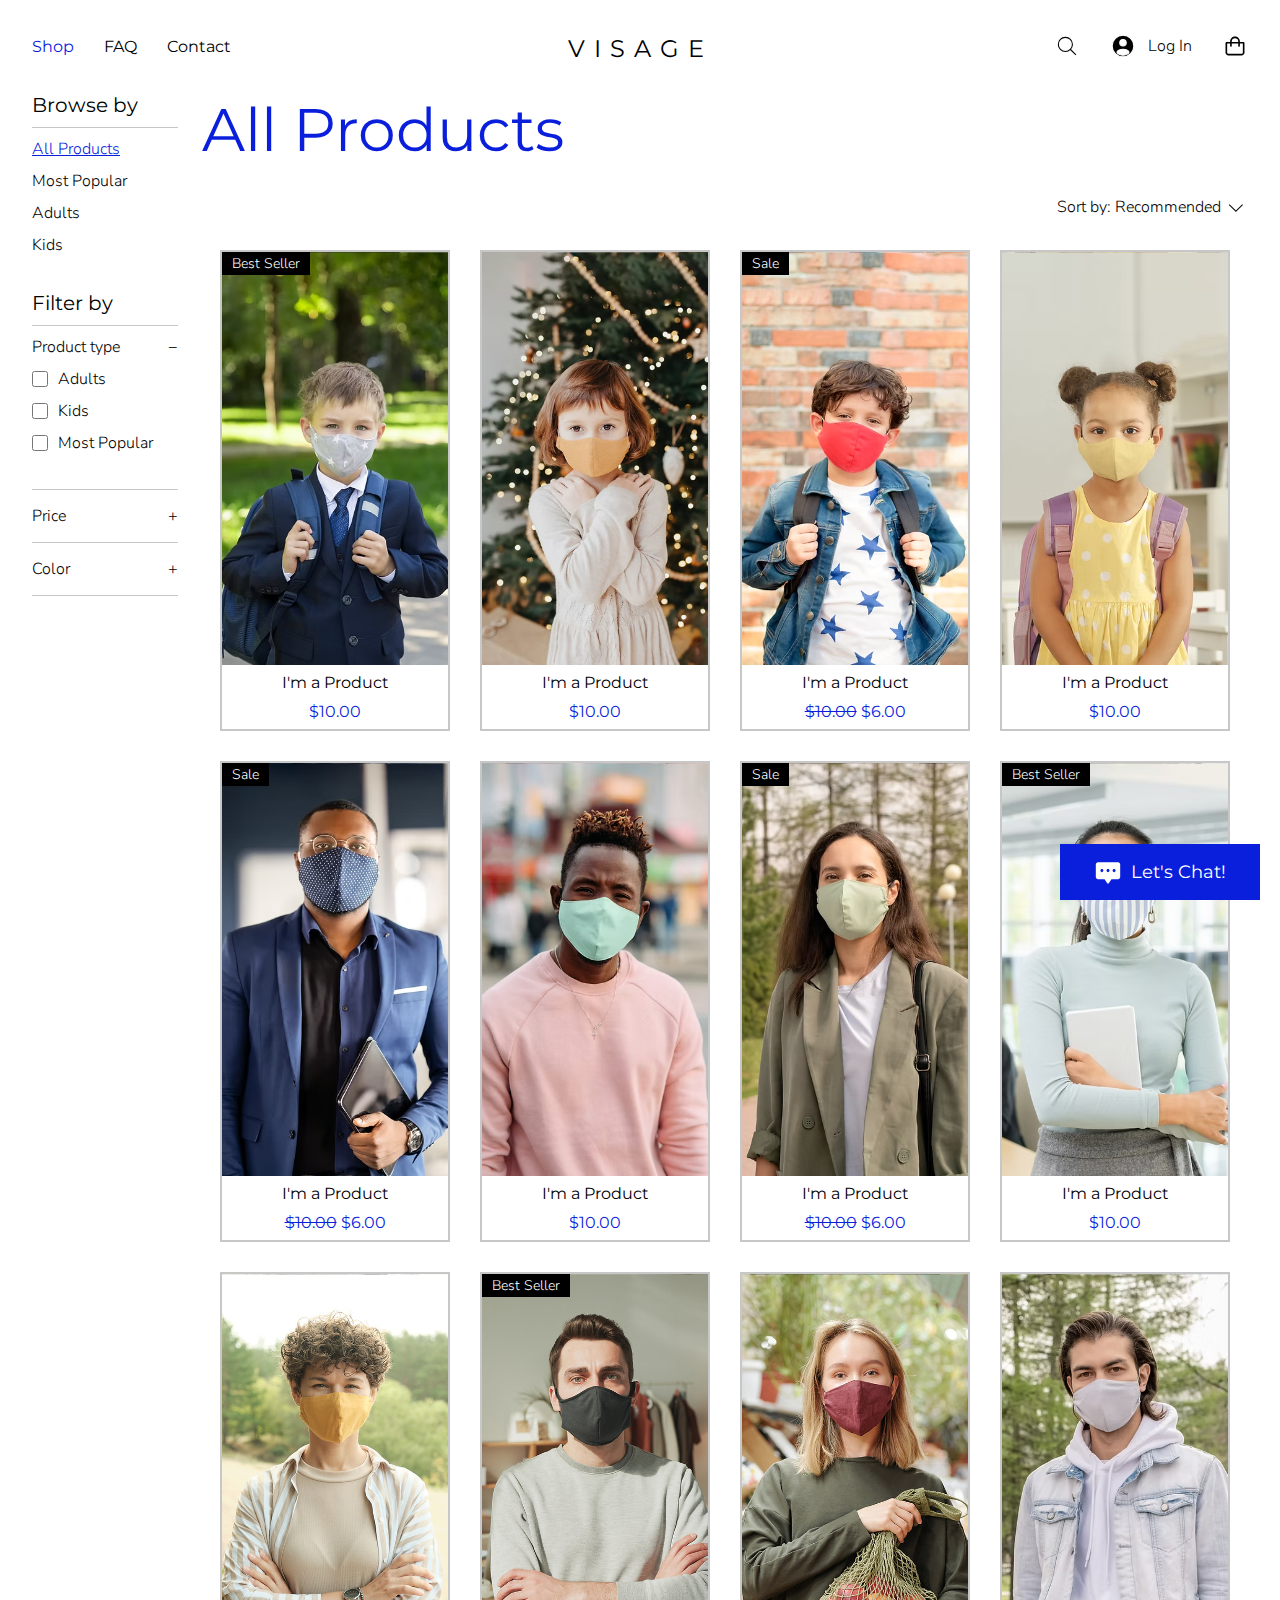
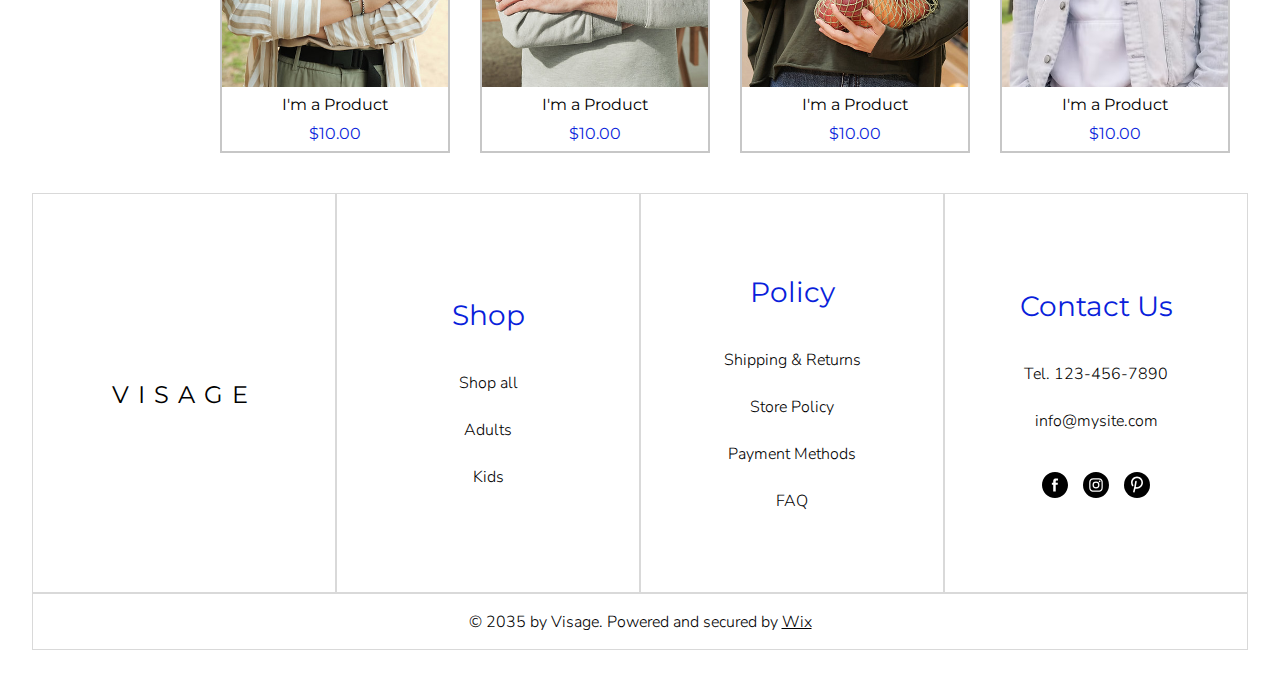
<file: pages/shop.html>
<!DOCTYPE html>
<html lang="en">
<head>
    <meta charset="UTF-8">
    <meta name="viewport" content="width=device-width, initial-scale=1.0">
    <title>VISAGE</title>
    <link rel="stylesheet" href="../styles/css/style.css">
</head>
<body>
    <header>
            <nav>
                <a class="active" href="shop.html">Shop</a>
                <a href="FAQ.html">FAQ</a>
                <a href="contact.html">Contact</a>
                <a class="invis" href="../index.html">VISAGE</a>
            </nav>
            <h1 class="visage">
                <a href="../index.html">VISAGE</a>
            </h1>
            <div class="right">
                <svg class="hoveringBlue" viewBox="0 0 24 24" fill="none" xmlns="http://www.w3.org/2000/svg"><g id="SVGRepo_bgCarrier" stroke-width="0"></g><g id="SVGRepo_tracerCarrier" stroke-linecap="round" stroke-linejoin="round"></g><g id="SVGRepo_iconCarrier"> <g clip-path="url(#clip0_15_152)"> <rect width="24" height="24" fill="white"></rect> <circle cx="10.5" cy="10.5" r="6.5" stroke="#000000" stroke-linejoin="round"></circle> <path d="M19.6464 20.3536C19.8417 20.5488 20.1583 20.5488 20.3536 20.3536C20.5488 20.1583 20.5488 19.8417 20.3536 19.6464L19.6464 20.3536ZM20.3536 19.6464L15.3536 14.6464L14.6464 15.3536L19.6464 20.3536L20.3536 19.6464Z" fill="#000000"></path> </g> <defs> <clipPath id="clip0_15_152"> <rect width="24" height="24" fill="white"></rect> </clipPath> </defs> </g></svg>
                <div class="login">
                    <svg viewBox="0 0 24 24" fill="none" xmlns="http://www.w3.org/2000/svg" stroke="#ffffff"><g id="SVGRepo_bgCarrier" stroke-width="0"></g><g id="SVGRepo_tracerCarrier" stroke-linecap="round" stroke-linejoin="round"></g><g id="SVGRepo_iconCarrier"> <path fill-rule="evenodd" clip-rule="evenodd" d="M22 12C22 17.5228 17.5228 22 12 22C6.47715 22 2 17.5228 2 12C2 6.47715 6.47715 2 12 2C17.5228 2 22 6.47715 22 12ZM15 9C15 10.6569 13.6569 12 12 12C10.3431 12 9 10.6569 9 9C9 7.34315 10.3431 6 12 6C13.6569 6 15 7.34315 15 9ZM12 20.5C13.784 20.5 15.4397 19.9504 16.8069 19.0112C17.4108 18.5964 17.6688 17.8062 17.3178 17.1632C16.59 15.8303 15.0902 15 11.9999 15C8.90969 15 7.40997 15.8302 6.68214 17.1632C6.33105 17.8062 6.5891 18.5963 7.19296 19.0111C8.56018 19.9503 10.2159 20.5 12 20.5Z" fill="#000"></path> </g></svg>
                    <p>Log In</p>
                </div>
                <svg viewBox="0 0 24 24" fill="none" xmlns="http://www.w3.org/2000/svg"><g id="SVGRepo_bgCarrier" stroke-width="0"></g><g id="SVGRepo_tracerCarrier" stroke-linecap="round" stroke-linejoin="round"></g><g id="SVGRepo_iconCarrier"> <path d="M19.5 8.25H16.5V7.75C16.5 6.55653 16.0259 5.41193 15.182 4.56802C14.3381 3.72411 13.1935 3.25 12 3.25C10.8065 3.25 9.66193 3.72411 8.81802 4.56802C7.97411 5.41193 7.5 6.55653 7.5 7.75V8.25H4.5C4.16848 8.25 3.85054 8.3817 3.61612 8.61612C3.3817 8.85054 3.25 9.16848 3.25 9.5V18C3.25 18.7293 3.53973 19.4288 4.05546 19.9445C4.57118 20.4603 5.27065 20.75 6 20.75H18C18.7293 20.75 19.4288 20.4603 19.9445 19.9445C20.4603 19.4288 20.75 18.7293 20.75 18V9.5C20.75 9.16848 20.6183 8.85054 20.3839 8.61612C20.1495 8.3817 19.8315 8.25 19.5 8.25ZM9 7.75C9 6.95435 9.31607 6.19129 9.87868 5.62868C10.4413 5.06607 11.2044 4.75 12 4.75C12.7956 4.75 13.5587 5.06607 14.1213 5.62868C14.6839 6.19129 15 6.95435 15 7.75V8.25H9V7.75ZM19.25 18C19.25 18.3315 19.1183 18.6495 18.8839 18.8839C18.6495 19.1183 18.3315 19.25 18 19.25H6C5.66848 19.25 5.35054 19.1183 5.11612 18.8839C4.8817 18.6495 4.75 18.3315 4.75 18V9.75H7.5V12C7.5 12.1989 7.57902 12.3897 7.71967 12.5303C7.86032 12.671 8.05109 12.75 8.25 12.75C8.44891 12.75 8.63968 12.671 8.78033 12.5303C8.92098 12.3897 9 12.1989 9 12V9.75H15V12C15 12.1989 15.079 12.3897 15.2197 12.5303C15.3603 12.671 15.5511 12.75 15.75 12.75C15.9489 12.75 16.1397 12.671 16.2803 12.5303C16.421 12.3897 16.5 12.1989 16.5 12V9.75H19.25V18Z" fill="#000000"></path> </g></svg>
            </div>
            <div class="burger">
                <svg viewBox="0 0 24.00 24.00" fill="none" xmlns="http://www.w3.org/2000/svg"><g id="SVGRepo_bgCarrier" stroke-width="0"></g><g id="SVGRepo_tracerCarrier" stroke-linecap="round" stroke-linejoin="round" stroke="#CCCCCC" stroke-width="0.096"></g><g id="SVGRepo_iconCarrier"> <path d="M5 12H20" stroke="#000000" stroke-width="1.104" stroke-linecap="round"></path> <path d="M5 17H20" stroke="#000000" stroke-width="1.104" stroke-linecap="round"></path> <path d="M5 7H20" stroke="#000000" stroke-width="1.104" stroke-linecap="round"></path> </g></svg>
            </div>
    </header>
    <main id="shop">
        <aside>
            <div class="browse">
                <h2>Browse by</h2>
                <div class="line"></div>
                <p class="active">All Products</p>
                <p>Most Popular</p>
                <p>Adults</p>
                <p>Kids</p>
            </div>
            <div class="filter">
                <h2>Filter by</h2>
                <div class="line"></div>
                <div class="selection">
                    <p>Product type</p>
                    <p class="plus"><span class="minus">−</span></p>
                </div>
                <div class="check">
                    <input type="checkbox" name="adults" id="adults">
                    <p>Adults</p>
                </div>
                <div class="check">
                    <input type="checkbox" name="kids" id="kids">
                    <p>Kids</p>
                </div>
                <div class="check">
                    <input type="checkbox" name="popular" id="popular">
                    <p>Most Popular</p>
                </div>
            </div>
            <div class="pc">
                <div class="line"></div>
                <div class="selection">
                    <p>Price</p>
                    <p>+</p>
                </div>
                <div class="line"></div>
                <div class="selection">
                    <p>Color</p>
                    <p>+</p>
                </div>
                <div class="line"></div>
            </div>
            
        </aside>
        <section>
            <h1>All Products</h1>
            <p class="sort">Sort by: Recommended <svg viewBox="0 0 24 24" fill="currentColor" width="24" height="24" aria-hidden="true" class="sbaynxp"><path fill-rule="evenodd" d="M18.2546728,8.18171329 L18.9617796,8.88882007 L12.5952867,15.2537133 L12.5978964,15.2558012 L11.8907896,15.962908 L11.8882867,15.9607133 L11.8874628,15.9617796 L11.180356,15.2546728 L11.1812867,15.2527133 L4.81828671,8.88882007 L5.52539349,8.18171329 L11.8882867,14.5457133 L18.2546728,8.18171329 Z"></path></svg></p>
            <div class="cards">
                <div class="card shop1">
                    <div class="upper">
                        <p class="sale">Best Seller</p>
                    </div>
                    <div class="bottom">
                        <p>I'm a Product</p>
                        <p class="price">$10.00</p>
                    </div>
                </div>
                <div class="card shop2">
                    <div class="upper">
                    </div>
                    <div class="bottom">
                        <p>I'm a Product</p>
                        <p class="price">$10.00</p>
                    </div>
                </div>
                <div class="card shop3">
                    <div class="upper">
                        <p class="sale">Sale</p>
                    </div>
                    <div class="bottom">
                        <p>I'm a Product</p>
                        <p class="price"><span>$10.00</span> $6.00</p>
                    </div>
                </div>
                <div class="card shop4">
                    <div class="upper">
                    </div>
                    <div class="bottom">
                        <p>I'm a Product</p>
                        <p class="price">$10.00</p>
                    </div>
                </div>
                <div class="card shop5">
                    <div class="upper">
                        <p class="sale">Sale</p>
                    </div>
                    <div class="bottom">
                        <p>I'm a Product</p>
                        <p class="price"><span>$10.00</span> $6.00</p>
                    </div>
                </div>
                <div class="card shop6">
                    <div class="upper">
                    </div>
                    <div class="bottom">
                        <p>I'm a Product</p>
                        <p class="price">$10.00</p>
                    </div>
                </div>
                <div class="card shop7">
                    <div class="upper">
                        <p class="sale">Sale</p>
                    </div>
                    <div class="bottom">
                        <p>I'm a Product</p>
                        <p class="price"><span>$10.00</span> $6.00</p>
                    </div>
                </div>
                <div class="card shop8">
                    <div class="upper">
                        <p class="sale">Best Seller</p>
                    </div>
                    <div class="bottom">
                        <p>I'm a Product</p>
                        <p class="price">$10.00</p>
                    </div>
                </div>
                <div class="card shop9">
                    <div class="upper">
                    </div>
                    <div class="bottom">
                        <p>I'm a Product</p>
                        <p class="price">$10.00</p>
                    </div>
                </div>
                <div class="card shop10">
                    <div class="upper">
                        <p class="sale">Best Seller</p>
                    </div>
                    <div class="bottom">
                        <p>I'm a Product</p>
                        <p class="price">$10.00</p>
                    </div>
                </div>
                <div class="card shop11">
                    <div class="upper">
                    </div>
                    <div class="bottom">
                        <p>I'm a Product</p>
                        <p class="price">$10.00</p>
                    </div>
                </div>
                <div class="card shop12">
                    <div class="upper">
                    </div>
                    <div class="bottom">
                        <p>I'm a Product</p>
                        <p class="price">$10.00</p>
                    </div>
                </div>
            </div>
        </section>
    </main>
    <footer>
        <div class="footer">
            <div class="upper">
                <div class="box visage">
                    <h1>
                        <a href="../index.html">VISAGE</a>
                    </h1>
                </div>
                <div class="box">
                    <h1>Shop</h1>
                    <div class="links">
                        <a href="shop.html">Shop all</a>
                        <p>Adults</p>
                        <p>Kids</p> 
                    </div>
                </div>
                <div class="box">
                    <h1>Policy</h1>
                    <div class="links">
                        <p>Shipping & Returns</p>
                        <p>Store Policy</p>
                        <p>Payment Methods</p>
                        <a href="FAQ.html">FAQ</a>
                    </div>
                </div>
                <div class="box">
                    <h1>Contact Us</h1>
                    <div class="links">
                        <p><span>Tel. 123-456-7890</span></p>
                        <p>info@mysite.com</p>
                    </div>
                    <div class="socals">
                        <svg fill="#000000" height="200px" width="200px" version="1.1" id="Layer_1" xmlns="http://www.w3.org/2000/svg" xmlns:xlink="http://www.w3.org/1999/xlink" viewBox="-143 145 512 512" xml:space="preserve"><g id="SVGRepo_bgCarrier" stroke-width="0"></g><g id="SVGRepo_tracerCarrier" stroke-linecap="round" stroke-linejoin="round"></g><g id="SVGRepo_iconCarrier"> <path d="M113,145c-141.4,0-256,114.6-256,256s114.6,256,256,256s256-114.6,256-256S254.4,145,113,145z M169.5,357.6l-2.9,38.3h-39.3 v133H77.7v-133H51.2v-38.3h26.5v-25.7c0-11.3,0.3-28.8,8.5-39.7c8.7-11.5,20.6-19.3,41.1-19.3c33.4,0,47.4,4.8,47.4,4.8l-6.6,39.2 c0,0-11-3.2-21.3-3.2c-10.3,0-19.5,3.7-19.5,14v29.9H169.5z"></path> </g></svg>
                        <svg fill="#000000" viewBox="0 0 19.2 19.2" data-name="Instagram w/circle" xmlns="http://www.w3.org/2000/svg"><g id="SVGRepo_bgCarrier" stroke-width="0"></g><g id="SVGRepo_tracerCarrier" stroke-linecap="round" stroke-linejoin="round"></g><g id="SVGRepo_iconCarrier"><path d="M13.498 6.651a1.656 1.656 0 0 0-.95-.949 2.766 2.766 0 0 0-.928-.172c-.527-.024-.685-.03-2.02-.03s-1.493.006-2.02.03a2.766 2.766 0 0 0-.929.172 1.656 1.656 0 0 0-.949.95 2.766 2.766 0 0 0-.172.928c-.024.527-.03.685-.03 2.02s.006 1.493.03 2.02a2.766 2.766 0 0 0 .172.929 1.656 1.656 0 0 0 .95.949 2.766 2.766 0 0 0 .928.172c.527.024.685.029 2.02.029s1.493-.005 2.02-.03a2.766 2.766 0 0 0 .929-.171 1.656 1.656 0 0 0 .949-.95 2.766 2.766 0 0 0 .172-.928c.024-.527.029-.685.029-2.02s-.005-1.493-.03-2.02a2.766 2.766 0 0 0-.171-.929zM9.6 12.168A2.568 2.568 0 1 1 12.168 9.6 2.568 2.568 0 0 1 9.6 12.168zm2.669-4.637a.6.6 0 1 1 .6-.6.6.6 0 0 1-.6.6zM11.267 9.6A1.667 1.667 0 1 1 9.6 7.933 1.667 1.667 0 0 1 11.267 9.6zM9.6 0a9.6 9.6 0 1 0 9.6 9.6A9.6 9.6 0 0 0 9.6 0zm4.97 11.661a3.67 3.67 0 0 1-.233 1.214 2.556 2.556 0 0 1-1.462 1.462 3.67 3.67 0 0 1-1.213.233c-.534.024-.704.03-2.062.03s-1.528-.006-2.062-.03a3.67 3.67 0 0 1-1.213-.233 2.556 2.556 0 0 1-1.462-1.462 3.67 3.67 0 0 1-.233-1.213c-.024-.534-.03-.704-.03-2.062s.006-1.528.03-2.062a3.67 3.67 0 0 1 .232-1.213 2.556 2.556 0 0 1 1.463-1.463 3.67 3.67 0 0 1 1.213-.232c.534-.024.704-.03 2.062-.03s1.528.006 2.062.03a3.67 3.67 0 0 1 1.213.232 2.556 2.556 0 0 1 1.462 1.463 3.67 3.67 0 0 1 .233 1.213c.024.534.03.704.03 2.062s-.006 1.528-.03 2.062z"></path></g></svg>
                        <svg viewBox="0 0 25.00 25.00" fill="none" xmlns="http://www.w3.org/2000/svg" stroke="#fff" stroke-width="0.00025"><g id="SVGRepo_bgCarrier" stroke-width="0"><rect x="0" y="0" width="25.00" height="25.00" rx="12.5" fill="#000" strokewidth="0"></rect></g><g id="SVGRepo_tracerCarrier" stroke-linecap="round" stroke-linejoin="round"></g><g id="SVGRepo_iconCarrier"> <path d="M10.8097 14.2306C10.4323 14.06 9.98797 14.2276 9.81733 14.605C9.64668 14.9824 9.81431 15.4267 10.1917 15.5974L10.8097 14.2306ZM12.5007 15.344L12.5015 16.0941L12.5136 16.0939L12.5007 15.344ZM17.5007 10.172L16.7508 10.1595C16.7507 10.1678 16.7507 10.1762 16.7508 10.1845L17.5007 10.172ZM12.5007 5L12.5136 4.25011C12.505 4.24996 12.4964 4.24996 12.4879 4.25011L12.5007 5ZM7.50072 10.172L8.25072 10.1741C8.25073 10.1692 8.2507 10.1644 8.25062 10.1595L7.50072 10.172ZM7.68386 13.4079C7.90528 13.758 8.36855 13.8623 8.71862 13.6409C9.06869 13.4194 9.17299 12.9562 8.95158 12.6061L7.68386 13.4079ZM11.2292 15.0923C11.3277 14.69 11.0814 14.284 10.679 14.1855C10.2767 14.087 9.87069 14.3334 9.77222 14.7357L11.2292 15.0923ZM8.77222 18.8217C8.67375 19.224 8.92009 19.63 9.32243 19.7285C9.72477 19.827 10.1308 19.5806 10.2292 19.1783L8.77222 18.8217ZM9.76171 14.7861C9.69105 15.1942 9.96463 15.5823 10.3728 15.653C10.7809 15.7237 11.1691 15.4501 11.2397 15.0419L9.76171 14.7861ZM12.2397 9.26594C12.3104 8.8578 12.0368 8.46966 11.6287 8.39899C11.2205 8.32833 10.8324 8.60191 10.7617 9.01006L12.2397 9.26594ZM10.1917 15.5974C10.9175 15.9255 11.705 16.0949 12.5015 16.094L12.4999 14.594C11.9171 14.5946 11.3408 14.4707 10.8097 14.2306L10.1917 15.5974ZM12.5136 16.0939C15.7362 16.0386 18.3043 13.3822 18.2506 10.1595L16.7508 10.1845C16.7907 12.5791 14.8825 14.553 12.4879 14.5941L12.5136 16.0939ZM18.2506 10.1845C18.3043 6.96184 15.7362 4.30541 12.5136 4.25011L12.4879 5.74989C14.8825 5.79098 16.7907 7.76488 16.7508 10.1595L18.2506 10.1845ZM12.4879 4.25011C9.26523 4.30541 6.69714 6.96184 6.75082 10.1845L8.25062 10.1595C8.21072 7.76488 10.119 5.79098 12.5136 5.74989L12.4879 4.25011ZM6.75072 10.1699C6.74751 11.316 7.07122 12.4393 7.68386 13.4079L8.95158 12.6061C8.49143 11.8786 8.24831 11.0349 8.25072 10.1741L6.75072 10.1699ZM9.77222 14.7357L8.77222 18.8217L10.2292 19.1783L11.2292 15.0923L9.77222 14.7357ZM11.2397 15.0419L12.2397 9.26594L10.7617 9.01006L9.76171 14.7861L11.2397 15.0419Z" fill="#fff"></path> </g></svg>
                    </div>
                </div>
            </div>
            <div class="bottom">
                <p>© 2035 by Visage. Powered and secured by <span>Wix</span></p>
            </div>
        </div>
    </footer>

    <div class="fixed">
        <svg viewBox="0 0 32 32" xmlns="http://www.w3.org/2000/svg" style="border-radius: 0px; fill: rgb(255, 255, 255); width: 26px; height: 26px; flex-shrink: 0;"><path d="M3.654 4h24.692C29.846 4 31 5.249 31 6.61v15.666c0 1.475-1.154 2.61-2.654 2.61H20.27l-3.115 4.768a1.415 1.415 0 01-2.308 0l-3.115-4.768H3.654C2.269 24.886 1 23.751 1 22.276V6.61C1 5.249 2.27 4 3.654 4zm4.79 8.438c1.022 0 1.931.795 1.931 1.818 0 1.022-.91 1.931-1.932 1.931-1.023 0-1.818-.909-1.818-1.931 0-1.023.795-1.819 1.818-1.819zm7.556 0c1.055 0 1.875.795 1.875 1.818 0 1.022-.82 1.931-1.875 1.931-1.055 0-1.875-.909-1.875-1.931 0-1.023.82-1.819 1.875-1.819zm7.5 0c1.055 0 1.875.795 1.875 1.818 0 1.022-.82 1.931-1.875 1.931-1.055 0-1.875-.909-1.875-1.931 0-1.023.82-1.819 1.875-1.819z" fill="currentColor" fill-rule="evenodd"></path></svg>
        <p>Let's Chat!</p>
    </div>
</body>
</html>
</file>
<file: styles/css/style.css>
p, h3, h1 {
  margin: 0 !important;
}

@font-face {
  font-family: "montserrat";
  src: url(../../../resources/fonts/Montserrat-Regular.ttf);
}
@font-face {
  font-family: "nanito";
  src: url(../../../resources/fonts/NunitoSans-VariableFont_YTLC\,opsz\,wdth\,wght.ttf);
}
* {
  padding: 0;
  margin: 0;
  box-sizing: border-box;
}

body {
  width: 100%;
  height: auto;
  display: flex;
  align-items: center;
  justify-content: center;
  flex-direction: column;
}

header {
  display: flex;
  align-items: center;
  justify-content: space-between;
  width: 95%;
  height: 92.58px;
}
header nav {
  width: 33%;
  display: flex;
  align-items: center;
  justify-content: flex-start;
  gap: 30px;
}
header nav a {
  color: #000;
  font-family: "montserrat";
  font-size: 16px;
  font-weight: 400;
  text-decoration: none;
  transition: color 0.4s ease;
}
header nav a:hover {
  color: #0a1fdb;
}
header nav .active, header nav ._active {
  color: #0a1fdb;
}
header nav .invis {
  display: none;
}
header h1 a {
  color: #000;
  font-family: "montserrat";
  font-size: 24px;
  font-weight: 400;
  text-decoration: none;
  letter-spacing: 9px;
}
header .right {
  width: 33%;
  display: flex;
  align-items: center;
  justify-content: flex-end;
  gap: 30px;
}
header .right .hoveringBlue {
  transition: color 0.4s ease;
}
header .right .hoveringBlue:hover {
  color: #0a1fdb;
}
header .right svg {
  width: 26px;
  height: 26px;
  cursor: pointer;
}
header .right .login {
  display: flex;
  align-items: center;
  justify-content: center;
  gap: 12px;
}
header .right .login p {
  color: #000;
  font-family: "nanito";
  font-size: 16px;
  font-weight: 300;
  text-decoration: none;
  cursor: pointer;
  transition: opacity 0.4s ease;
}
header .right .login p:hover {
  opacity: 75%;
}
header .burger {
  display: none;
}
header .burger svg {
  width: 26px;
  height: 26px;
  cursor: pointer;
}

@media screen and (min-width: 601px) and (max-width: 900px) {
  header nav .invis {
    display: inline;
  }
  header .visage {
    display: none;
  }
}
@media screen and (min-width: 300px) and (max-width: 600px) {
  header {
    width: 95%;
    height: 67.58px;
  }
  header nav {
    width: auto;
    display: flex;
    align-items: center;
    justify-content: center;
    gap: 28px;
  }
  header nav a {
    color: #000;
    font-family: "montserrat";
    font-size: 13px;
    font-weight: 400;
    text-decoration: none;
    transition: color 0.4s ease;
  }
  header nav a:hover {
    color: #0a1fdb;
  }
  header nav .invis {
    display: inline;
  }
  header .visage {
    display: none;
  }
  header .right {
    display: none;
  }
  header .burger {
    display: inline;
  }
}
footer {
  width: 100%;
  height: 538px;
  display: flex;
  align-items: center;
  justify-content: center;
}
footer .footer {
  width: 95%;
  height: 457px;
  display: flex;
  align-items: center;
  justify-content: center;
  flex-direction: column;
}
footer .footer .upper {
  display: flex;
  align-items: center;
  justify-content: center;
  width: 100%;
  height: 400px;
  flex-wrap: wrap;
}
footer .footer .upper .box {
  width: 25%;
  height: 100%;
  display: flex;
  align-items: center;
  justify-content: center;
  flex-direction: column;
  gap: 40px;
  border: 1px solid #d9d9d9;
}
footer .footer .upper .box h1 {
  color: #0a1fdb;
  font-family: "montserrat";
  font-size: 28px;
  font-weight: 400;
  text-decoration: none;
}
footer .footer .upper .box h1 a {
  color: #000;
  font-family: "montserrat";
  font-size: 24px;
  font-weight: 400;
  text-decoration: none;
  letter-spacing: 9px;
}
footer .footer .upper .box .links {
  display: flex;
  align-items: center;
  justify-content: center;
  flex-direction: column;
  gap: 25px;
}
footer .footer .upper .box .links p, footer .footer .upper .box .links a {
  color: #000;
  font-family: "nanito";
  font-size: 16px;
  font-weight: 300;
  text-decoration: none;
  cursor: pointer;
}
footer .footer .upper .box .links p span, footer .footer .upper .box .links a span {
  cursor: text;
}
footer .footer .upper .box .socals {
  display: flex;
  align-items: center;
  justify-content: center;
  gap: 15px;
}
footer .footer .upper .box .socals svg {
  width: 26px;
  height: 26px;
  cursor: pointer;
}
footer .footer .bottom {
  border: 1px solid #d9d9d9;
  display: flex;
  align-items: center;
  justify-content: center;
  width: 100%;
  height: 57px;
}
footer .footer .bottom p {
  color: #000;
  font-family: "nanito";
  font-size: 16px;
  font-weight: 300;
  text-decoration: none;
}
footer .footer .bottom p span {
  cursor: pointer;
  text-decoration: underline;
}

@media screen and (min-width: 901px) and (max-width: 1200px) {
  footer {
    width: 100%;
    height: 438px;
  }
  footer .footer {
    width: 95%;
    height: 357px;
  }
  footer .footer .upper {
    width: 100%;
    height: 300px;
  }
}
@media screen and (min-width: 601px) and (max-width: 900px) {
  footer {
    width: 100%;
    height: 738px;
  }
  footer .footer {
    width: 95%;
    height: 657px;
  }
  footer .footer .upper {
    width: 100%;
    height: 600px;
  }
  footer .footer .upper .box {
    width: 100%;
    height: 300px;
    width: 50%;
  }
}
@media screen and (min-width: 300px) and (max-width: 600px) {
  footer {
    width: 100%;
    height: 433px;
  }
  footer .footer {
    width: 95%;
    height: 347px;
  }
  footer .footer .upper {
    width: 100%;
    height: 300px;
    flex-direction: column;
  }
  footer .footer .upper .visage {
    display: none;
  }
  footer .footer .upper .box {
    width: 100%;
    height: 100px;
    flex-direction: row;
    gap: 20px;
    text-align: center;
    padding: 0 10px;
  }
  footer .footer .upper .box h1 {
    color: #0a1fdb;
    font-family: "montserrat";
    font-size: 23px;
    font-weight: 400;
    text-decoration: none;
  }
  footer .footer .upper .box .links {
    display: flex;
    align-items: center;
    justify-content: center;
    gap: 5px;
  }
  footer .footer .upper .box .links p, footer .footer .upper .box .links a {
    color: #000;
    font-family: "nanito";
    font-size: 13px;
    font-weight: 300;
    text-decoration: none;
  }
  footer .footer .upper .box .socals {
    display: flex;
    align-items: center;
    justify-content: center;
    gap: 5px;
  }
  footer .footer .upper .box .socals svg {
    display: none;
    width: 20px;
    height: 20px;
    cursor: pointer;
  }
  footer .footer .bottom {
    width: 100%;
    height: 47px;
  }
  footer .footer .bottom p {
    color: #000;
    font-family: "nanito";
    font-size: 12px;
    font-weight: 300;
    text-decoration: none;
  }
}
.fixed {
  width: 200px;
  height: 56px;
  display: flex;
  align-items: center;
  justify-content: center;
  gap: 10px;
  background-color: #0a1fdb;
  position: fixed;
  bottom: 0;
  right: 20px;
  cursor: pointer;
}
.fixed svg {
  width: 26px;
  height: 26px;
  color: #fff;
}
.fixed p {
  color: #fff;
  font-family: "montserrat";
  font-size: 18px;
  font-weight: 400;
  text-decoration: none;
}

@media screen and (min-width: 601px) and (max-width: 900px) {
  .fixed {
    width: 56px;
    height: 56px;
  }
  .fixed p {
    display: none;
  }
}
@media screen and (min-width: 300px) and (max-width: 600px) {
  .fixed {
    width: 40px;
    height: 40px;
  }
  .fixed svg {
    width: 20px;
    height: 20px;
  }
  .fixed p {
    display: none;
  }
}
#index {
  width: 95%;
  height: auto;
  display: flex;
  align-items: center;
  justify-content: center;
  flex-direction: column;
  gap: 80px;
}
#index .first {
  width: 100%;
  height: 640px;
  position: relative;
  background-image: url(../../resources/images/image1_full.png);
  background-position: center;
  background-size: cover;
}
#index .first .text {
  position: absolute;
  left: 8.84%;
  bottom: 200px;
  display: flex;
  align-items: flex-start;
  flex-direction: column;
  gap: 55px;
}
#index .first .text h1 {
  width: 400px;
  color: #000;
  font-family: "montserrat";
  font-size: 68px;
  font-weight: 400;
  text-decoration: none;
}
#index .first .text button {
  width: 144px;
  height: 40px;
  color: #0a1fdb;
  font-family: "montserrat";
  font-size: 16px;
  font-weight: 400;
  text-decoration: none;
  border: 1px solid #0a1fdb;
  border-radius: 5px;
  background: none;
  transition: background-color 0.4s ease, color 0.4s ease;
  cursor: pointer;
}
#index .first .text button:hover {
  background-color: #0a1fdb;
  color: #fff;
}
#index .second {
  width: 100%;
  height: auto;
  display: flex;
  align-items: center;
  justify-content: center;
  flex-direction: column;
  gap: 40px;
}
#index .second h2 {
  color: #0a1fdb;
  font-family: "montserrat";
  font-size: 28px;
  font-weight: 400;
  text-decoration: none;
}
#index .second .cards {
  width: 100%;
  display: flex;
  align-items: center;
  justify-content: center;
  flex-wrap: wrap;
  gap: 20px 20px;
}
#index .second .cards .card {
  width: 420px;
  height: 645px;
  display: flex;
  align-items: center;
  justify-content: center;
  flex-direction: column;
  border: 2px solid #c7c7c7;
  cursor: pointer;
}
#index .second .cards .card .upper {
  width: 100%;
  height: 556px;
  position: relative;
}
#index .second .cards .card .upper .sale {
  position: absolute;
  top: 0;
  left: 0;
  padding: 2px 10px;
  color: #fff;
  font-family: "nanito";
  font-size: 14px;
  font-weight: 300;
  text-decoration: none;
  background-color: #000;
}
#index .second .cards .card .upper .info {
  position: absolute;
  bottom: 0;
  width: 100%;
  height: 50px;
  display: flex;
  align-items: center;
  justify-content: center;
  background-color: rgba(255, 255, 255, 0.5);
  opacity: 0;
  visibility: hidden;
  transition: opacity 0.4s ease, visibility 0.4s ease;
}
#index .second .cards .card .upper .info p {
  color: #000;
  font-family: "nanito";
  font-size: 14px;
  font-weight: 300;
  text-decoration: none;
}
#index .second .cards .card .bottom {
  width: 100%;
  height: 85px;
  display: flex;
  align-items: center;
  justify-content: center;
  flex-direction: column;
  gap: 10px;
}
#index .second .cards .card .bottom p {
  color: #000;
  font-family: "montserrat";
  font-size: 16px;
  font-weight: 400;
  text-decoration: none;
}
#index .second .cards .card .bottom .price {
  color: #0a1fdb;
  font-family: "montserrat";
  font-size: 16px;
  font-weight: 400;
  text-decoration: none;
}
#index .second .cards .card .bottom .price span {
  text-decoration: line-through;
}
#index .second .cards .card:hover .info {
  opacity: 1;
  visibility: visible;
}
#index .second .cards .card1 .upper {
  background-image: url(../../resources/images/card1.png);
  background-position: center;
  background-size: cover;
  transition: background-image 0.4s ease;
}
#index .second .cards .card1 .upper:hover {
  background-image: url(../../resources/images/mask1.png);
}
#index .second .cards .card2 .upper {
  background-image: url(../../resources/images/card2.png);
  background-position: center;
  background-size: cover;
  transition: background-image 0.4s ease;
}
#index .second .cards .card2 .upper:hover {
  background-image: url(../../resources/images/mask2.png);
}
#index .second .cards .card3 .upper {
  background-image: url(../../resources/images/card3.png);
  background-position: center;
  background-size: cover;
  transition: background-image 0.4s ease;
}
#index .second .cards .card3 .upper:hover {
  background-image: url(../../resources/images/mask3.png);
}
#index .second .cards .card4 .upper {
  background-image: url(../../resources/images/card4.png);
  background-position: center;
  background-size: cover;
  transition: background-image 0.4s ease;
}
#index .second .cards .card4 .upper:hover {
  background-image: url(../../resources/images/mask4.png);
}
#index .second a button {
  width: 144px;
  height: 40px;
  color: #0a1fdb;
  font-family: "montserrat";
  font-size: 16px;
  font-weight: 400;
  text-decoration: none;
  border: 1px solid #0a1fdb;
  border-radius: 5px;
  background: none;
  transition: background-color 0.4s ease, color 0.4s ease;
  cursor: pointer;
}
#index .second a button:hover {
  background-color: #0a1fdb;
  color: #fff;
}
#index .third {
  width: 100%;
  height: auto;
  display: flex;
  align-items: center;
  justify-content: center;
  flex-direction: column;
  gap: 40px;
}
#index .third h2 {
  color: #0a1fdb;
  font-family: "montserrat";
  font-size: 28px;
  font-weight: 400;
  text-decoration: none;
}
#index .third .cards {
  width: 100%;
  display: flex;
  align-items: center;
  justify-content: space-between;
}
#index .third .cards .card {
  width: 31.5%;
  height: 480px;
  display: flex;
  align-items: center;
  justify-content: center;
  flex-direction: column;
  flex-wrap: wrap;
  gap: 60px;
  background-color: #fdf8ec;
}
#index .third .cards .card svg {
  width: 126px;
  height: 152px;
}
#index .third .cards .card .text {
  display: flex;
  align-items: center;
  justify-content: center;
  flex-direction: column;
  gap: 25px;
}
#index .third .cards .card .text h3 {
  color: #0a1fdb;
  font-family: "montserrat";
  font-size: 20px;
  font-weight: 400;
  text-decoration: none;
}
#index .third .cards .card .text p {
  width: 260px;
  text-align: center;
  line-height: 25.6px;
  color: #000;
  font-family: "nanito";
  font-size: 16px;
  font-weight: 300;
  text-decoration: none;
}
#index .third .cards .bg-orange {
  background-color: #fe9c7a;
}
#index .fourth {
  width: 100%;
  height: auto;
  display: flex;
  align-items: center;
  justify-content: center;
  flex-direction: column;
  gap: 40px;
}
#index .fourth h2 {
  color: #0a1fdb;
  font-family: "montserrat";
  font-size: 28px;
  font-weight: 400;
  text-decoration: none;
}
#index .fourth .bottom {
  width: 100%;
  height: auto;
  display: flex;
  align-items: center;
  justify-content: space-between;
}
#index .fourth .bottom div {
  width: 49%;
  height: 680px;
  display: flex;
  align-items: center;
  justify-content: center;
  background-color: #d9ecff;
}
#index .fourth .bottom div p {
  width: 375px;
  text-align: center;
  line-height: 32px;
  color: #0a1fdb;
  font-family: "montserrat";
  font-size: 20px;
  font-weight: 400;
  text-decoration: none;
}
#index .fourth .bottom img {
  width: 49%;
  height: 680px;
}
#index .fifth {
  width: 100%;
  height: auto;
  display: flex;
  align-items: center;
  justify-content: center;
  flex-direction: column;
  gap: 40px;
}
#index .fifth h2 {
  color: #0a1fdb;
  font-family: "montserrat";
  font-size: 28px;
  font-weight: 400;
  text-decoration: none;
}
#index .fifth .bg {
  display: flex;
  align-items: center;
  justify-content: center;
  flex-wrap: wrap;
  gap: 80px;
  background-color: #fdf8ec;
  padding: 80px 0;
}
#index .fifth .bg .box {
  display: flex;
  align-items: center;
  justify-content: center;
  width: 309px;
  height: 309px;
  cursor: pointer;
}
#index .fifth .bg .box .inside {
  width: 100%;
  height: 100%;
  background-color: rgba(0, 0, 0, 0.75);
  display: flex;
  align-items: center;
  justify-content: center;
  opacity: 0;
  visibility: hidden;
  transition: opacity 0.4s ease, visibility 0.4s ease;
}
#index .fifth .bg .box .inside p {
  text-align: center;
  color: #f8f8f8;
  font-family: "nanito";
  font-size: 16px;
  font-weight: 300;
  text-decoration: none;
}
#index .fifth .bg .box:hover .inside {
  opacity: 1;
  visibility: visible;
}
#index .fifth .bg .bg1 {
  background-image: url(../../resources/images/bg1.png);
  background-position: center;
  background-size: cover;
}
#index .fifth .bg .bg2 {
  background-image: url(../../resources/images/bg2.png);
  background-position: center;
  background-size: cover;
}
#index .fifth .bg .bg3 {
  background-image: url(../../resources/images/bg3.png);
  background-position: center;
  background-size: cover;
}
#index .fifth .bg .bg4 {
  background-image: url(../../resources/images/bg4.png);
  background-position: center;
  background-size: cover;
}
#index .fifth .bg .bg5 {
  background-image: url(../../resources/images/bg5.png);
  background-position: center;
  background-size: cover;
}
#index .fifth .bg .bg6 {
  background-image: url(../../resources/images/bg6.png);
  background-position: center;
  background-size: cover;
}
#index .fifth .bg .bg7 {
  background-image: url(../../resources/images/bg7.png);
  background-position: center;
  background-size: cover;
}
#index .fifth .bg .bg8 {
  background-image: url(../../resources/images/bg8.png);
  background-position: center;
  background-size: cover;
}

#shop {
  width: 95%;
  height: auto;
  display: flex;
  align-items: center;
  justify-content: space-between;
  gap: 20px;
}
#shop aside {
  width: 12%;
  display: flex;
  align-items: center;
  justify-content: center;
  align-self: flex-start;
  flex-direction: column;
  gap: 35px;
}
#shop aside .browse {
  width: 100%;
  display: flex;
  align-items: center;
  justify-content: center;
  flex-direction: column;
  gap: 10px;
}
#shop aside .browse h2 {
  color: #000;
  font-family: "montserrat";
  font-size: 20px;
  font-weight: 400;
  text-decoration: none;
  align-self: flex-start;
}
#shop aside .browse p {
  color: #000;
  font-family: "nanito";
  font-size: 16px;
  font-weight: 300;
  text-decoration: none;
  align-self: flex-start;
  cursor: pointer;
}
#shop aside .browse p:hover {
  text-decoration: underline;
}
#shop aside .browse .active {
  color: #0a1fdb;
  text-decoration: underline;
  transition: color 0.4s ease;
}
#shop aside .browse .active:hover {
  color: #000;
}
#shop aside .filter {
  width: 100%;
  display: flex;
  align-items: center;
  justify-content: center;
  flex-direction: column;
  gap: 10px;
}
#shop aside .filter h2 {
  color: #000;
  font-family: "montserrat";
  font-size: 20px;
  font-weight: 400;
  text-decoration: none;
  align-self: flex-start;
}
#shop aside .filter .check {
  display: flex;
  align-items: center;
  justify-content: center;
  justify-content: flex-start;
  flex-direction: row;
  gap: 10px;
}
#shop aside .filter .check input {
  width: 16px;
  height: 16px;
  cursor: pointer;
}
#shop aside .filter .check p {
  color: #000;
  font-family: "nanito";
  font-size: 16px;
  font-weight: 300;
  text-decoration: none;
  cursor: pointer;
}
#shop aside div {
  width: 100%;
  display: flex;
  align-items: center;
  justify-content: center;
  flex-direction: column;
  gap: 15px;
}
#shop aside div .selection {
  width: 100%;
  display: flex;
  align-items: center;
  justify-content: space-between;
  flex-direction: row;
  cursor: pointer;
}
#shop aside div .selection p {
  color: #000;
  font-family: "nanito";
  font-size: 16px;
  font-weight: 300;
  text-decoration: none;
}
#shop aside .line {
  width: 100%;
  height: 1px;
  background-color: #c7c7c7;
}
#shop section {
  width: 86%;
  display: flex;
  align-items: center;
  justify-content: center;
  flex-direction: column;
  gap: 30px;
}
#shop section h1 {
  color: #0a1fdb;
  font-family: "montserrat";
  font-size: 60px;
  font-weight: 400;
  text-decoration: none;
  align-self: flex-start;
}
#shop section .sort {
  align-self: flex-end;
  color: #000;
  font-family: "nanito";
  font-size: 16px;
  font-weight: 300;
  text-decoration: none;
  display: flex;
  gap: 3px;
  cursor: pointer;
}
#shop section .sort svg {
  width: 24px;
  height: 24px;
}
#shop section .cards {
  width: 100%;
  display: flex;
  align-items: center;
  justify-content: center;
  flex-wrap: wrap;
  gap: 30px;
}
#shop section .cards .card {
  width: 22%;
  height: 481px;
  display: flex;
  align-items: center;
  justify-content: center;
  flex-direction: column;
  border: 2px solid #c7c7c7;
  cursor: pointer;
}
#shop section .cards .card .upper {
  width: 100%;
  height: 556px;
  position: relative;
}
#shop section .cards .card .upper .sale {
  position: absolute;
  top: 0;
  left: 0;
  padding: 2px 10px;
  color: #fff;
  font-family: "nanito";
  font-size: 14px;
  font-weight: 300;
  text-decoration: none;
  background-color: #000;
}
#shop section .cards .card .bottom {
  width: 100%;
  height: 85px;
  display: flex;
  align-items: center;
  justify-content: center;
  flex-direction: column;
  gap: 10px;
}
#shop section .cards .card .bottom p {
  color: #000;
  font-family: "montserrat";
  font-size: 16px;
  font-weight: 400;
  text-decoration: none;
}
#shop section .cards .card .bottom .price {
  color: #0a1fdb;
  font-family: "montserrat";
  font-size: 16px;
  font-weight: 400;
  text-decoration: none;
}
#shop section .cards .card .bottom .price span {
  text-decoration: line-through;
}
#shop section .cards .shop1 .upper {
  background-image: url(../../resources/images/shop1.png);
  background-position: center;
  background-size: cover;
  transition: background-image 0.4s ease;
}
#shop section .cards .shop1 .upper:hover {
  background-image: url(../../resources/images/shopmask1.png);
}
#shop section .cards .shop2 .upper {
  background-image: url(../../resources/images/shop2.png);
  background-position: center;
  background-size: cover;
  transition: background-image 0.4s ease;
}
#shop section .cards .shop2 .upper:hover {
  background-image: url(../../resources/images/shopmask2.png);
}
#shop section .cards .shop3 .upper {
  background-image: url(../../resources/images/shop3.png);
  background-position: center;
  background-size: cover;
  transition: background-image 0.4s ease;
}
#shop section .cards .shop3 .upper:hover {
  background-image: url(../../resources/images/shopmask3.png);
}
#shop section .cards .shop4 .upper {
  background-image: url(../../resources/images/shop4.png);
  background-position: center;
  background-size: cover;
  transition: background-image 0.4s ease;
}
#shop section .cards .shop4 .upper:hover {
  background-image: url(../../resources/images/shopmask4.png);
}
#shop section .cards .shop5 .upper {
  background-image: url(../../resources/images/card1.png);
  background-position: center;
  background-size: cover;
  transition: background-image 0.4s ease;
}
#shop section .cards .shop5 .upper:hover {
  background-image: url(../../resources/images/mask1.png);
}
#shop section .cards .shop6 .upper {
  background-image: url(../../resources/images/shop6.png);
  background-position: center;
  background-size: cover;
  transition: background-image 0.4s ease;
}
#shop section .cards .shop6 .upper:hover {
  background-image: url(../../resources/images/shopmask6.png);
}
#shop section .cards .shop7 .upper {
  background-image: url(../../resources/images/shop7.png);
  background-position: center;
  background-size: cover;
  transition: background-image 0.4s ease;
}
#shop section .cards .shop7 .upper:hover {
  background-image: url(../../resources/images/shopmask7.png);
}
#shop section .cards .shop8 .upper {
  background-image: url(../../resources/images/shop8.png);
  background-position: center;
  background-size: cover;
  transition: background-image 0.4s ease;
}
#shop section .cards .shop8 .upper:hover {
  background-image: url(../../resources/images/shopmask8.png);
}
#shop section .cards .shop9 .upper {
  background-image: url(../../resources/images/card2.png);
  background-position: center;
  background-size: cover;
  transition: background-image 0.4s ease;
}
#shop section .cards .shop9 .upper:hover {
  background-image: url(../../resources/images/mask2.png);
}
#shop section .cards .shop10 .upper {
  background-image: url(../../resources/images/card3.png);
  background-position: center;
  background-size: cover;
  transition: background-image 0.4s ease;
}
#shop section .cards .shop10 .upper:hover {
  background-image: url(../../resources/images/mask3.png);
}
#shop section .cards .shop11 .upper {
  background-image: url(../../resources/images/card4.png);
  background-position: center;
  background-size: cover;
  transition: background-image 0.4s ease;
}
#shop section .cards .shop11 .upper:hover {
  background-image: url(../../resources/images/mask4.png);
}
#shop section .cards .shop12 .upper {
  background-image: url(../../resources/images/shop12.png);
  background-position: center;
  background-size: cover;
  transition: background-image 0.4s ease;
}
#shop section .cards .shop12 .upper:hover {
  background-image: url(../../resources/images/shopmask12.png);
}

#FAQ {
  width: 95%;
  height: auto;
  display: flex;
  align-items: center;
  justify-content: center;
  flex-direction: column;
  gap: 50px;
}
#FAQ h1 {
  width: 100%;
  height: 200px;
  display: flex;
  align-items: center;
  justify-content: center;
  color: #0a1fdb;
  font-family: "montserrat";
  font-size: 68px;
  font-weight: 400;
  text-decoration: none;
  background-color: #fdf8ec;
}
#FAQ section {
  margin: 50px 0;
  display: flex;
  align-items: center;
  justify-content: center;
  flex-direction: column;
  width: 55%;
  gap: 30px;
}
#FAQ section .horizontalup {
  width: 100%;
  display: flex;
  align-items: center;
  justify-content: space-between;
  gap: 10px;
}
#FAQ section .horizontalup h3 {
  color: #0a1fdb;
  font-family: "montserrat";
  font-size: 20px;
  font-weight: 400;
  text-decoration: none;
}
#FAQ section .horizontalup div {
  display: flex;
  align-items: center;
  justify-content: center;
}
#FAQ section .horizontalup div input {
  width: 256px;
  height: 40px;
  border: none;
  border-bottom: 1px solid #000;
  color: #000;
  font-family: "nanito";
  font-size: 16px;
  font-weight: 300;
  text-decoration: none;
}
#FAQ section .horizontalup div input:focus {
  outline: none;
}
#FAQ section .horizontalup div .center {
  display: flex;
  align-items: center;
  justify-content: center;
  height: 40px;
  border-bottom: 1px solid #000;
}
#FAQ section .horizontalup div .center svg {
  width: 24px;
  height: 24px;
}
#FAQ section .horizontaldown {
  width: 100%;
  display: flex;
  align-items: center;
  justify-content: flex-start;
  gap: 10px;
}
#FAQ section .horizontaldown p {
  color: #000;
  font-family: "nanito";
  font-size: 14px;
  font-weight: 300;
  text-decoration: none;
  cursor: pointer;
  padding: 14px 27px;
}
#FAQ section .horizontaldown ._active {
  color: #0a1fdb;
  border-bottom: 3px solid #0a1fdb;
}
#FAQ section .accordion {
  width: 100%;
  display: flex;
  align-items: center;
  justify-content: center;
  flex-direction: column;
  gap: 20px;
}
#FAQ section .accordion .accordion-item {
  width: 100%;
  border: none;
  border: 1px solid #000;
}
#FAQ section .accordion .accordion-item .accordion-header .accordion-button, #FAQ section .accordion .accordion-item .accordion-header collapsed {
  color: #000;
  font-family: "nanito";
  font-size: 16px;
  font-weight: 300;
  text-decoration: none;
  background-color: #fff;
  padding: 24px;
  border: none;
}
#FAQ section .accordion .accordion-item .accordion-header .accordion-button:focus, #FAQ section .accordion .accordion-item .accordion-header collapsed:focus {
  box-shadow: none;
  outline: none;
}
#FAQ section .accordion .accordion-item .accordion-collapse .accordion-body, #FAQ section .accordion .accordion-item collapse .accordion-body {
  padding: 0px 24px 24px;
  display: flex;
  align-items: center;
  justify-content: center;
  align-items: flex-start;
  flex-direction: column;
  gap: 16px;
}
#FAQ section .accordion .accordion-item .accordion-collapse .accordion-body p, #FAQ section .accordion .accordion-item collapse .accordion-body p {
  color: #000;
  font-family: "nanito";
  font-size: 16px;
  font-weight: 300;
  text-decoration: none;
}
#FAQ section .accordion .accordion-item .accordion-collapse .accordion-body .links, #FAQ section .accordion .accordion-item collapse .accordion-body .links {
  display: flex;
  align-items: center;
  justify-content: center;
  align-self: flex-start;
  gap: 16px;
}
#FAQ section .accordion .accordion-item .accordion-collapse .accordion-body .links svg, #FAQ section .accordion .accordion-item collapse .accordion-body .links svg {
  width: 24px;
  height: 24px;
  cursor: pointer;
}

#contact {
  width: 95%;
  height: auto;
  display: flex;
  align-items: center;
  justify-content: center;
  flex-direction: column;
  gap: 40px;
}
#contact h1 {
  width: 100%;
  height: 200px;
  display: flex;
  align-items: center;
  justify-content: center;
  color: #0a1fdb;
  font-family: "montserrat";
  font-size: 68px;
  font-weight: 400;
  text-decoration: none;
  background-color: #fdf8ec;
}
#contact section {
  width: 100%;
  height: 707px;
  display: flex;
  align-items: center;
  justify-content: center;
}
#contact section .left {
  display: flex;
  align-items: center;
  justify-content: flex-start;
  flex-direction: column;
  width: 33.4%;
  height: 100%;
  border: 1px solid #000;
  padding-top: 100px;
}
#contact section .left div {
  display: flex;
  align-items: center;
  justify-content: flex-start;
  flex-direction: column;
  gap: 40px;
}
#contact section .left div h2 {
  align-self: flex-start;
  color: #0a1fdb;
  font-family: "montserrat";
  font-size: 28px;
  font-weight: 400;
  text-decoration: none;
}
#contact section .left div p {
  color: #000;
  font-family: "nanito";
  font-size: 16px;
  font-weight: 300;
  text-decoration: none;
  width: 243px;
  line-height: 25.6px;
}
#contact section .right {
  display: flex;
  align-items: center;
  justify-content: flex-start;
  flex-direction: column;
  width: 66.6%;
  height: 100%;
  border: 1px solid #000;
  border-left: none;
  padding-top: 100px;
}
#contact section .right .center {
  display: flex;
  align-items: center;
  justify-content: flex-start;
  flex-direction: column;
  gap: 40px;
}
#contact section .right .center h2 {
  align-self: flex-start;
  color: #0a1fdb;
  font-family: "montserrat";
  font-size: 28px;
  font-weight: 400;
  text-decoration: none;
}
#contact section .right .center form {
  display: flex;
  align-items: center;
  justify-content: center;
  flex-direction: column;
  gap: 30px;
}
#contact section .right .center form .horizontal {
  display: flex;
  align-items: center;
  justify-content: center;
  gap: 25px;
}
#contact section .right .center form .vertical {
  display: flex;
  align-items: center;
  justify-content: center;
  flex-direction: column;
  gap: 10px;
}
#contact section .right .center form .vertical label {
  color: #0a1fdb;
  font-family: "nanito";
  font-size: 16px;
  font-weight: 300;
  text-decoration: none;
  align-self: flex-start;
}
#contact section .right .center form input {
  width: 268.5px;
  height: 42px;
  border: 1px solid #000;
  border-radius: 5px;
  padding: 8px 2px 8px 12px;
}
#contact section .right .center form input:hover {
  border-color: #0a1fdb;
}
#contact section .right .center form input:focus {
  outline: none;
  border-color: #0a1fdb;
}
#contact section .right .center form textarea {
  resize: none;
  width: 555px;
  height: 92px;
  border: 1px solid #000;
  border-radius: 5px;
  padding: 8px 12px;
}
#contact section .right .center form textarea:hover {
  border-color: #0a1fdb;
}
#contact section .right .center form textarea:focus {
  outline: none;
  border-color: #0a1fdb;
}
#contact section .right .center form button {
  width: 555px;
  height: 43px;
  color: #0a1fdb;
  font-family: "montserrat";
  font-size: 16px;
  font-weight: 400;
  text-decoration: none;
  border: 1px solid #0a1fdb;
  border-radius: 5px;
  background: none;
  transition: background-color 0.4s ease, color 0.4s ease;
  cursor: pointer;
}
#contact section .right .center form button:hover {
  background-color: #0a1fdb;
  color: #fff;
}

@media screen and (min-width: 901px) and (max-width: 1200px) {
  #index .first {
    background-image: url(../../resources/images/image1_1200.png);
  }
  #index .second .cards .card {
    width: 410px;
  }
  #shop aside {
    width: 20%;
  }
  #shop section {
    width: 78%;
  }
  #shop section .cards .card {
    width: 30%;
  }
  #FAQ section {
    width: 75%;
  }
  #contact section .right .center form input {
    width: 243.5px;
  }
  #contact section .right .center form textarea, #contact section .right .center form button {
    width: 505px;
  }
}
@media screen and (min-width: 601px) and (max-width: 900px) {
  #index .first {
    height: 540px;
    background-image: url(../../resources/images/image1_1200.png);
  }
  #index .second .cards .card {
    width: 48%;
    height: 525px;
  }
  #index .second .cards .card .upper {
    height: 436px;
  }
  #index .third .cards {
    width: 100%;
    justify-content: center;
    flex-direction: column;
    gap: 25px;
  }
  #index .third .cards .card {
    width: 100%;
    height: 200px;
    justify-content: center;
    flex-direction: row;
  }
  #index .fourth .bottom {
    flex-direction: column;
    justify-content: center;
    gap: 20px;
  }
  #index .fourth .bottom div {
    width: 100%;
    height: 250px;
  }
  #index .fourth .bottom div p {
    width: 80%;
  }
  #index .fourth .bottom img {
    width: 100%;
    height: 415px;
  }
  #index .fifth .bg {
    gap: 10px;
  }
  #index .fifth .bg .box {
    width: 49%;
    height: 309px;
  }
  #shop aside {
    width: 20%;
  }
  #shop section {
    width: 78%;
  }
  #shop section .cards .card {
    width: 45%;
  }
  #FAQ section {
    width: 85%;
    margin-top: 0;
  }
  #FAQ section .horizontalup {
    justify-content: center;
    flex-direction: column;
  }
  #FAQ section .horizontalup h3 {
    display: flex;
    align-items: center;
    justify-content: center;
    width: 100%;
  }
  #FAQ section .horizontalup div input {
    width: 100%;
  }
  #contact section {
    height: auto;
    flex-direction: column;
  }
  #contact section .left {
    padding: 30px 0;
    width: 100%;
  }
  #contact section .right {
    padding: 30px 0;
    width: 100%;
    border-top: none;
    border-left: 1px solid #000;
  }
  #contact section .right .center form input {
    width: 243.5px;
  }
  #contact section .right .center form textarea, #contact section .right .center form button {
    width: 505px;
  }
}
@media screen and (min-width: 300px) and (max-width: 600px) {
  #index .first {
    display: flex;
    align-items: center;
    justify-content: center;
    height: 440px;
    background-image: url(../../resources/images/image1_phone.png);
  }
  #index .first .text {
    position: static;
    align-items: center;
  }
  #index .first .text h1 {
    width: auto;
    text-align: center;
    color: #fff;
    font-size: 65px;
  }
  #index .first .text button {
    color: #fff;
    border: 1px solid #fff;
    transition: background-color 0.4s ease, color 0.4s ease;
  }
  #index .first .text button:hover {
    background-color: #fff;
    color: #0a1fdb;
  }
  #index .second h2 {
    font-size: 24px;
  }
  #index .second .cards {
    gap: 10px;
  }
  #index .second .cards .card {
    width: 48%;
    height: 345px;
  }
  #index .second .cards .card .upper {
    height: 256px;
  }
  #index .second .cards .card .upper .sale {
    font-size: 12px;
  }
  #index .second .cards .card .bottom p, #index .second .cards .card .bottom .price {
    font-size: 13px;
  }
  #index .second a button {
    font-size: 13px;
  }
  #index .third h2 {
    font-size: 24px;
  }
  #index .third .cards {
    width: 100%;
    justify-content: center;
    flex-direction: column;
    gap: 25px;
  }
  #index .third .cards .card {
    width: 100%;
    height: 280px;
    justify-content: center;
    flex-direction: column;
    gap: 20px;
  }
  #index .third .cards .card .text h3 {
    font-size: 16px;
  }
  #index .third .cards .card .text p {
    font-size: 13px;
  }
  #index .fourth h2 {
    font-size: 24px;
  }
  #index .fourth .bottom {
    flex-direction: column;
    justify-content: center;
    gap: 20px;
  }
  #index .fourth .bottom div {
    width: 100%;
    height: auto;
    padding: 10px 0;
  }
  #index .fourth .bottom div p {
    width: 80%;
    font-size: 16px;
  }
  #index .fourth .bottom img {
    width: 100%;
    height: 200px;
    object-fit: cover;
  }
  #index .fifth h2 {
    text-align: center;
    font-size: 24px;
  }
  #index .fifth .bg {
    gap: 5px;
    padding: 30px 0;
  }
  #index .fifth .bg .box {
    width: 49%;
    height: 209px;
  }
  #index .fifth .bg .box .inside p {
    font-size: 13px;
  }
  #shop {
    flex-direction: column;
    justify-content: center;
  }
  #shop aside {
    width: 100%;
    gap: 15px;
  }
  #shop aside .filter .check {
    display: none;
  }
  #shop aside .selection .plus::after {
    content: "+";
  }
  #shop aside .selection p .minus {
    display: none;
  }
  #shop section {
    width: 100%;
  }
  #shop section h1 {
    text-align: center;
    align-self: center;
    font-size: 50px;
  }
  #shop section .cards {
    gap: 10px;
  }
  #shop section .cards .card {
    width: 48%;
    height: 345px;
  }
  #FAQ h1 {
    font-size: 60px;
  }
  #FAQ section {
    width: 85%;
    margin: 0 0 30px 0;
  }
  #FAQ section .horizontalup {
    justify-content: center;
    flex-direction: column;
    gap: 20px;
  }
  #FAQ section .horizontalup h3 {
    text-align: center;
    display: flex;
    align-items: center;
    justify-content: center;
    width: 100%;
    font-size: 16px;
  }
  #FAQ section .horizontalup div input {
    width: 100%;
    font-size: 14px;
  }
  #FAQ section .horizontaldown p {
    font-size: 14px;
    text-align: center;
  }
  #FAQ section .accordion .accordion-item .accordion-header .accordion-button, #FAQ section .accordion .accordion-item .accordion-header collapsed {
    font-size: 14px;
  }
  #FAQ section .accordion .accordion-item .accordion-collapse .accordion-body p, #FAQ section .accordion .accordion-item collapse .accordion-body p {
    font-size: 14px;
  }
  #contact h1 {
    text-align: center;
    font-size: 60px;
  }
  #contact section {
    height: auto;
    flex-direction: column;
  }
  #contact section .left {
    padding: 30px 0;
    width: 100%;
  }
  #contact section .left div h2 {
    font-size: 24px;
  }
  #contact section .right {
    padding: 30px 0;
    width: 100%;
    border-top: none;
    border-left: 1px solid #000;
  }
  #contact section .right .center {
    width: 100%;
  }
  #contact section .right .center h2 {
    padding: 0 10px;
    font-size: 24px;
  }
  #contact section .right .center form {
    width: 100%;
  }
  #contact section .right .center form .horizontal {
    width: 100%;
    flex-direction: column;
  }
  #contact section .right .center form .vertical {
    width: 100%;
  }
  #contact section .right .center form .vertical label {
    padding: 0 10px;
  }
  #contact section .right .center form input {
    width: 90%;
  }
  #contact section .right .center form textarea, #contact section .right .center form button {
    width: 90%;
  }
}/*# sourceMappingURL=style.css.map */
</file>
